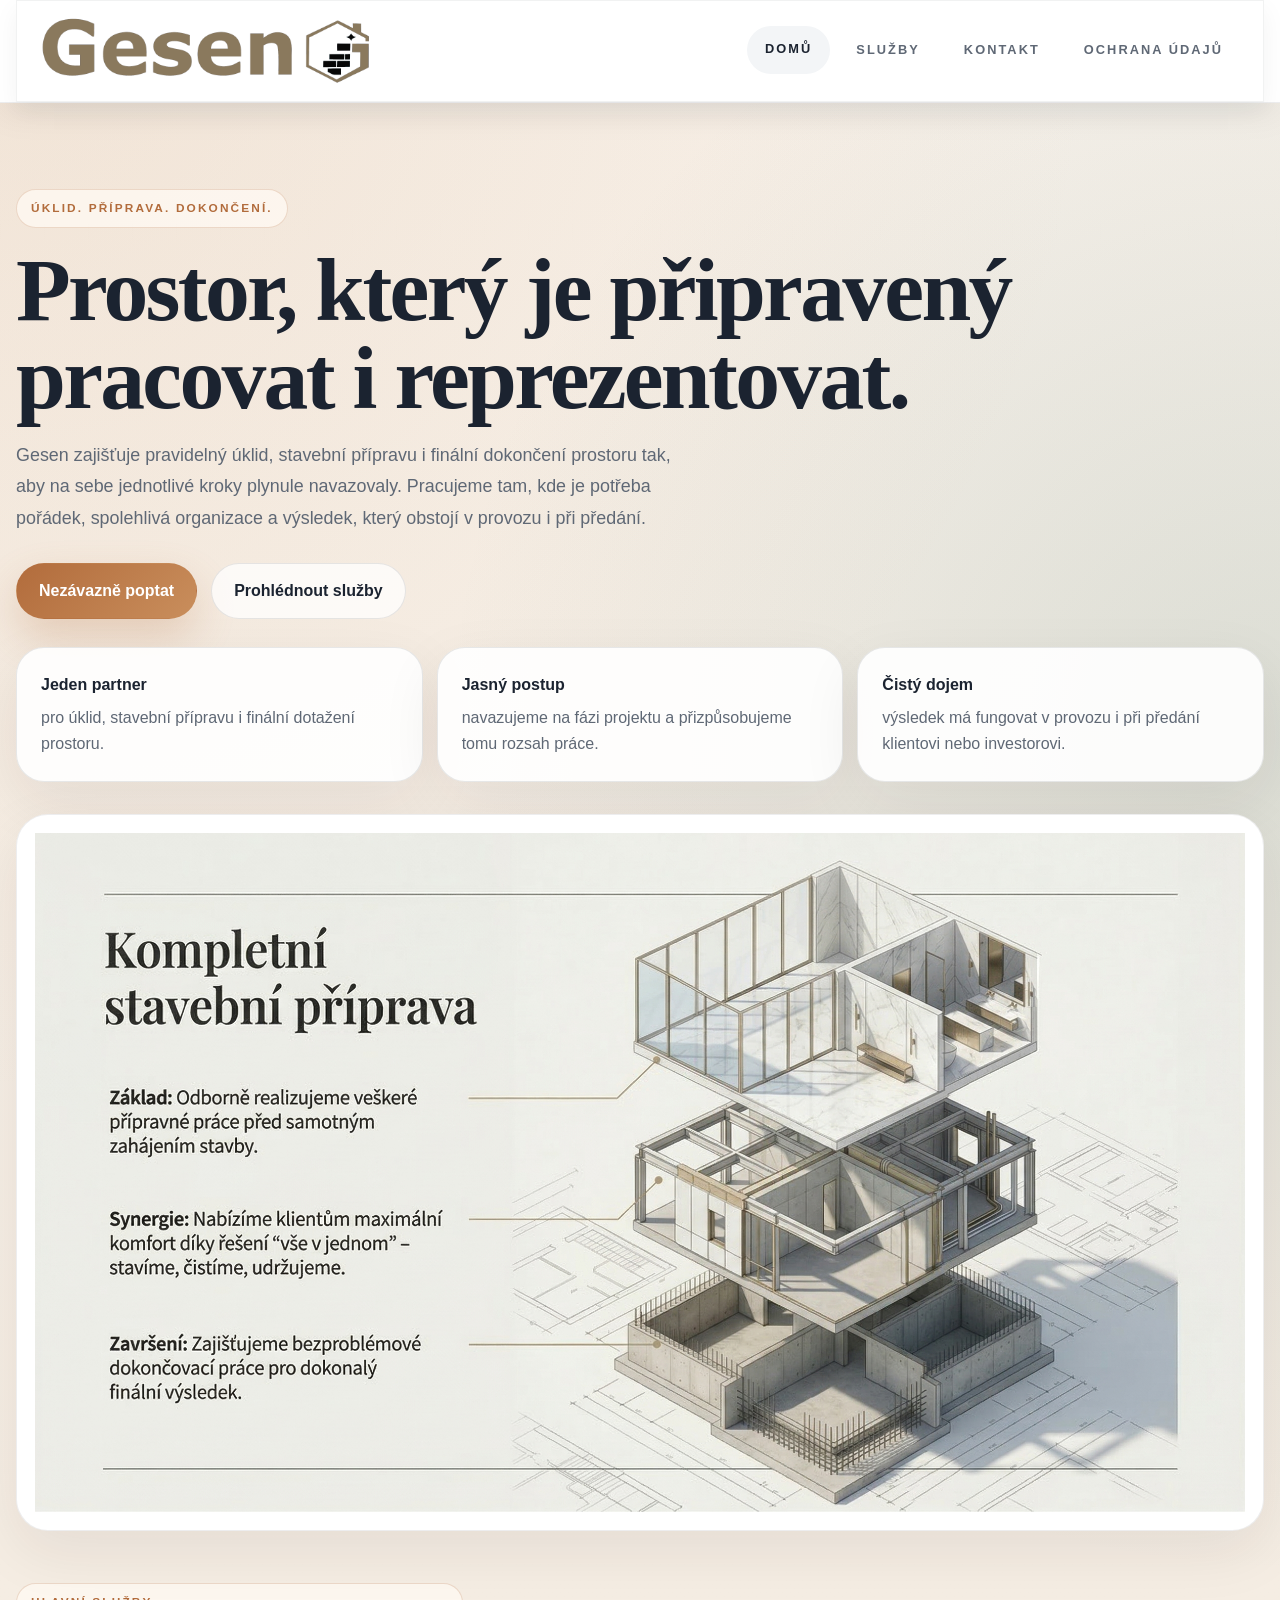
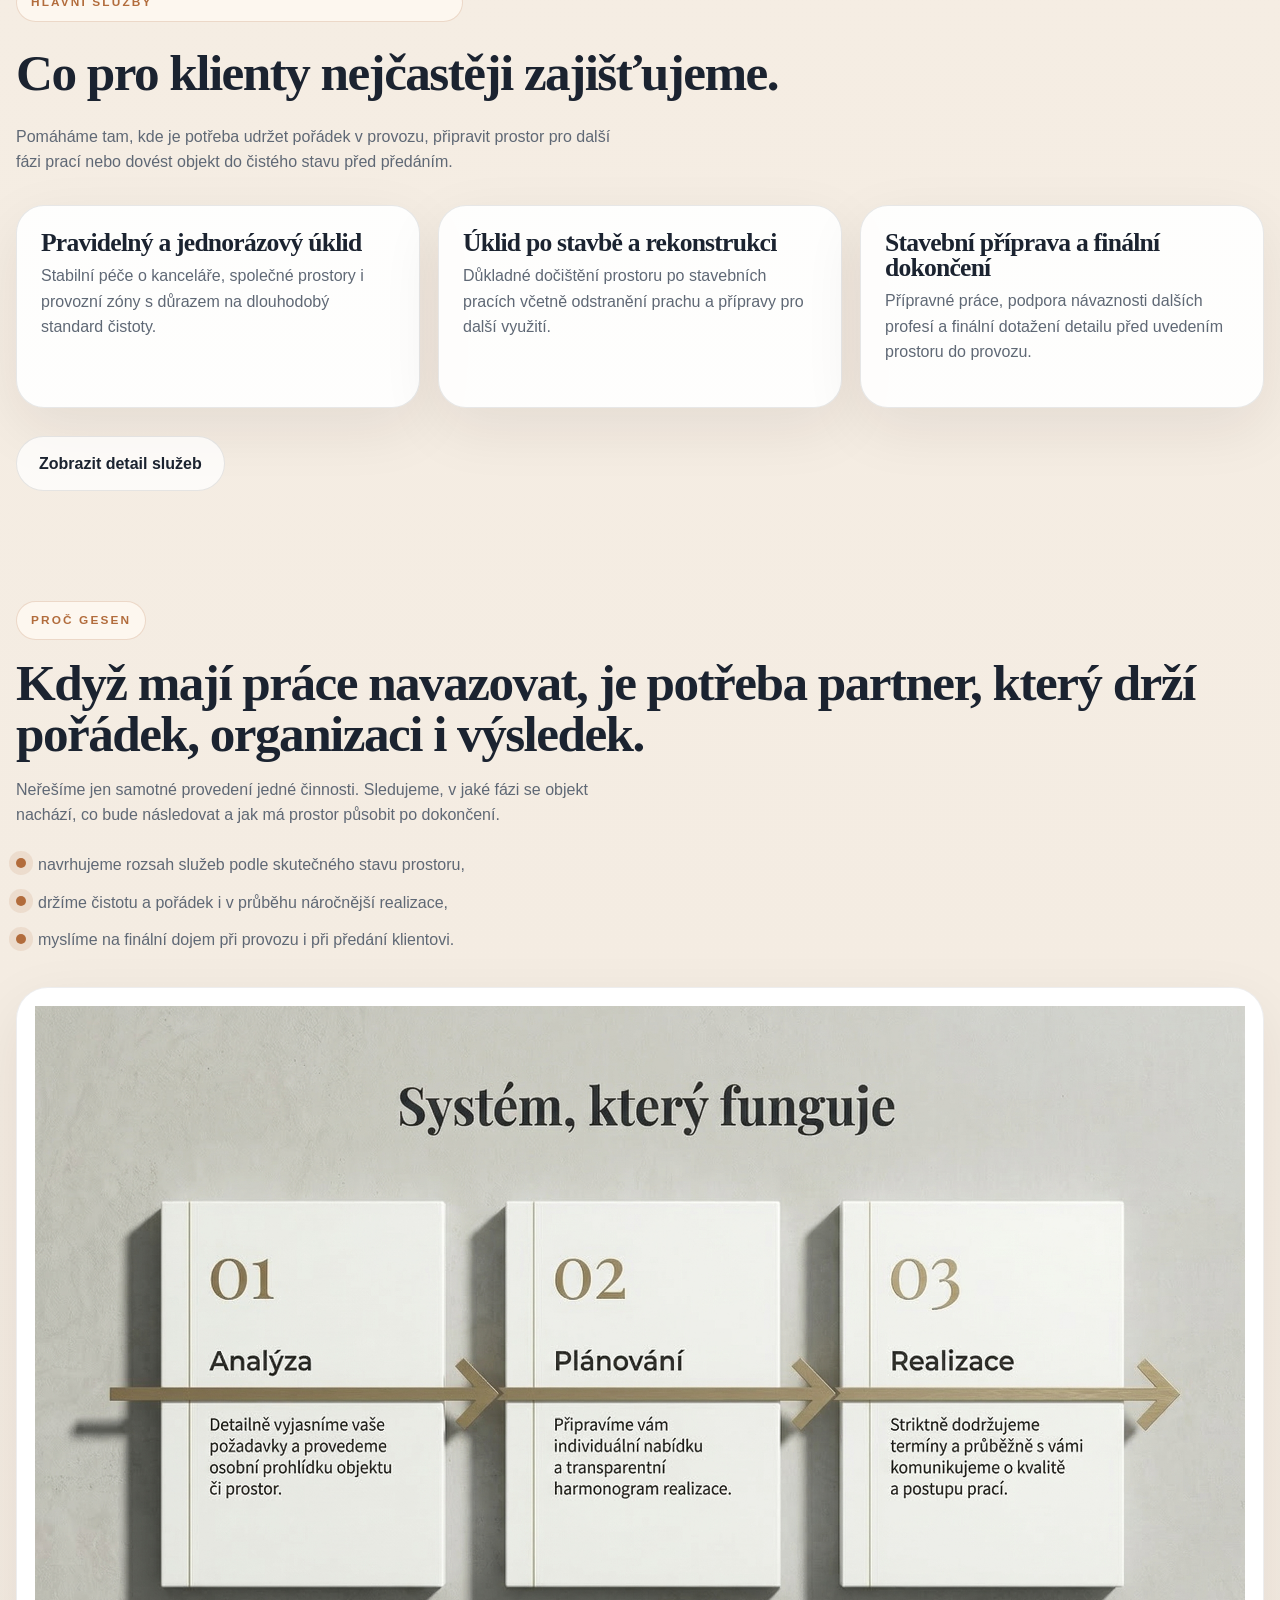
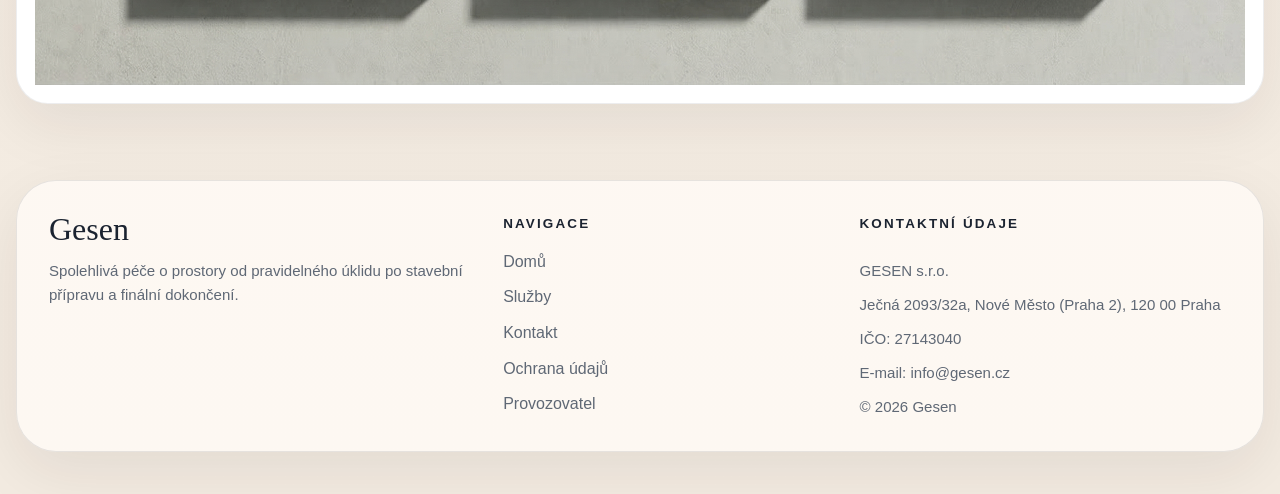
<file: index.html>
<!doctype html>
<html lang="cs" class="no-js">
<head>
  <meta charset="UTF-8">
  <meta name="viewport" content="width=device-width, initial-scale=1, viewport-fit=cover">
  <meta name="theme-color" content="#ffffff">
  <meta name="color-scheme" content="light">
  <meta name="mobile-web-app-capable" content="yes">
  <meta name="apple-mobile-web-app-capable" content="yes">
  <meta name="apple-mobile-web-app-status-bar-style" content="default">
  <meta name="apple-mobile-web-app-title" content="Gesen">
  <meta name="application-name" content="Gesen">
  <meta name="msapplication-TileColor" content="#f5ede3">
  <meta name="robots" content="index,follow,max-image-preview:large">
  <script>document.documentElement.classList.remove('no-js');document.documentElement.classList.add('js');</script>
  <title>Gesen | Úklid, příprava stavby a finální dokončení prostoru</title>
  <meta name="description" content="Gesen propojuje úklidové služby, stavební přípravu a finální dokončení prostoru do jednoho koordinovaného procesu.">
  <meta property="og:type" content="website">
  <meta property="og:locale" content="cs_CZ">
  <meta property="og:site_name" content="Gesen">
  <meta property="og:url" content="https://www.gesen.cz/">
  <meta property="og:title" content="Gesen | Úklid, příprava stavby a finální dokončení prostoru">
  <meta property="og:description" content="Čistý výsledek od provozního úklidu po finální předání prostoru.">
  <meta property="og:image" content="https://www.gesen.cz/assets/media/construction-prep-overview.png">
  <meta property="og:image:alt" content="Kompletní stavební příprava Gesen">
  <meta name="twitter:card" content="summary_large_image">
  <meta name="twitter:title" content="Gesen | Úklid, příprava stavby a finální dokončení prostoru">
  <meta name="twitter:description" content="Čistý výsledek od provozního úklidu po finální předání prostoru.">
  <meta name="twitter:image" content="https://www.gesen.cz/assets/media/construction-prep-overview.png">
  <link rel="canonical" href="https://www.gesen.cz/">
  <link rel="icon" type="image/png" sizes="192x192" href="assets/icons/app-icon-192.png">
  <link rel="icon" type="image/png" sizes="512x512" href="assets/icons/app-icon-512.png">
  <link rel="apple-touch-icon" sizes="180x180" href="assets/icons/apple-touch-icon.png">
  <link rel="manifest" href="site.webmanifest">
  <link rel="stylesheet" href="css/style.css">
  <link rel="stylesheet" href="css/theme.css">
</head>
<body>
  <header class="site-header">
    <div class="container header-inner">
      <a class="brand" href="index.html">
        <img class="brand-logo" src="Logo/Logo-Final.png" alt="Gesen" width="1928" height="416" decoding="async" onerror="this.onerror=null; this.style.display='none'; this.nextElementSibling.style.display='inline';">
        <span class="brand-text">Gesen</span>
      </a>
      <button class="nav-toggle" aria-label="Menu" aria-controls="site-navigation" aria-expanded="false" type="button">Menu</button>
      <nav id="site-navigation" class="site-nav" aria-label="Hlavní navigace">
        <ul>
          <li><a href="index.html" class="nav-link active">Domů</a></li>
          <li><a href="services.html" class="nav-link">Služby</a></li>
          <li><a href="contact.html" class="nav-link">Kontakt</a></li>
          <li><a href="privacy.html" class="nav-link">Ochrana údajů</a></li>
        </ul>
      </nav>
    </div>
  </header>

  <main>
    <section class="page-hero">
      <div class="container hero-grid">
        <div class="hero-copy">
          <p class="eyebrow">Úklid. Příprava. Dokončení.</p>
          <h1>Prostor, který je připravený pracovat i reprezentovat.</h1>
          <p class="hero-lead">Gesen zajišťuje pravidelný úklid, stavební přípravu i finální dokončení prostoru tak, aby na sebe jednotlivé kroky plynule navazovaly. Pracujeme tam, kde je potřeba pořádek, spolehlivá organizace a výsledek, který obstojí v provozu i při předání.</p>
          <div class="hero-actions">
            <a href="contact.html#contact-form" class="btn btn-primary">Nezávazně poptat</a>
            <a href="services.html" class="btn btn-secondary">Prohlédnout služby</a>
          </div>
          <div class="hero-metrics">
            <article class="metric-card">
              <strong>Jeden partner</strong>
              <span>pro úklid, stavební přípravu i finální dotažení prostoru.</span>
            </article>
            <article class="metric-card">
              <strong>Jasný postup</strong>
              <span>navazujeme na fázi projektu a přizpůsobujeme tomu rozsah práce.</span>
            </article>
            <article class="metric-card">
              <strong>Čistý dojem</strong>
              <span>výsledek má fungovat v provozu i při předání klientovi nebo investorovi.</span>
            </article>
          </div>
        </div>

        <div class="hero-visual hero-visual-single">
          <figure class="media-frame media-frame-portrait">
            <img src="assets/media/construction-prep-overview.png" alt="Kompletní stavební příprava" width="2393" height="1343" decoding="async" fetchpriority="high">
          </figure>
        </div>
      </div>
    </section>

    <section class="section section-compact">
      <div class="container">
        <div class="section-header">
          <p class="section-kicker">Hlavní služby</p>
          <h2>Co pro klienty nejčastěji zajišťujeme.</h2>
          <p>Pomáháme tam, kde je potřeba udržet pořádek v provozu, připravit prostor pro další fázi prací nebo dovést objekt do čistého stavu před předáním.</p>
        </div>
        <div class="overview-grid">
          <article class="overview-card">
            <h3>Pravidelný a jednorázový úklid</h3>
            <p>Stabilní péče o kanceláře, společné prostory i provozní zóny s důrazem na dlouhodobý standard čistoty.</p>
          </article>
          <article class="overview-card">
            <h3>Úklid po stavbě a rekonstrukci</h3>
            <p>Důkladné dočištění prostoru po stavebních pracích včetně odstranění prachu a přípravy pro další využití.</p>
          </article>
          <article class="overview-card">
            <h3>Stavební příprava a finální dokončení</h3>
            <p>Přípravné práce, podpora návaznosti dalších profesí a finální dotažení detailu před uvedením prostoru do provozu.</p>
          </article>
        </div>
        <div class="hero-actions">
          <a href="services.html" class="btn btn-secondary">Zobrazit detail služeb</a>
        </div>
      </div>
    </section>

    <section class="section">
      <div class="container story-block">
        <div class="story-copy">
          <p class="section-kicker">Proč Gesen</p>
          <h2>Když mají práce navazovat, je potřeba partner, který drží pořádek, organizaci i výsledek.</h2>
          <p>Neřešíme jen samotné provedení jedné činnosti. Sledujeme, v jaké fázi se objekt nachází, co bude následovat a jak má prostor působit po dokončení.</p>
          <ul class="bullet-list">
            <li>navrhujeme rozsah služeb podle skutečného stavu prostoru,</li>
            <li>držíme čistotu a pořádek i v průběhu náročnější realizace,</li>
            <li>myslíme na finální dojem při provozu i při předání klientovi.</li>
          </ul>
        </div>
        <figure class="media-frame">
          <img src="assets/media/system-that-works.png" alt="Systém, který funguje" width="2391" height="1343" loading="lazy" decoding="async">
        </figure>
      </div>
    </section>

  </main>

  <footer class="site-footer">
    <div class="container footer-grid">
      <div>
        <div class="footer-brand">Gesen</div>
        <p class="footer-meta">Spolehlivá péče o prostory od pravidelného úklidu po stavební přípravu a finální dokončení.</p>
      </div>
      <div>
        <span class="footer-title">Navigace</span>
        <ul class="footer-links">
          <li><a class="footer-link" href="index.html">Domů</a></li>
          <li><a class="footer-link" href="services.html">Služby</a></li>
          <li><a class="footer-link" href="contact.html">Kontakt</a></li>
          <li><a class="footer-link" href="privacy.html">Ochrana údajů</a></li>
          <li><a class="footer-link" href="impressum.html">Provozovatel</a></li>
        </ul>
      </div>
      <div class="footer-list">
        <span class="footer-title">Kontaktní údaje</span>
        <div class="footer-meta">GESEN s.r.o.</div>
        <div class="footer-meta">Ječná 2093/32a, Nové Město (Praha 2), 120 00 Praha</div>
        <div class="footer-meta">IČO: 27143040</div>
        <div class="footer-meta">E-mail: info@gesen.cz</div>
        <div class="footer-meta">© 2026 Gesen</div>
      </div>
    </div>
  </footer>

  <script src="js/main.js"></script>
</body>
</html>
</file>
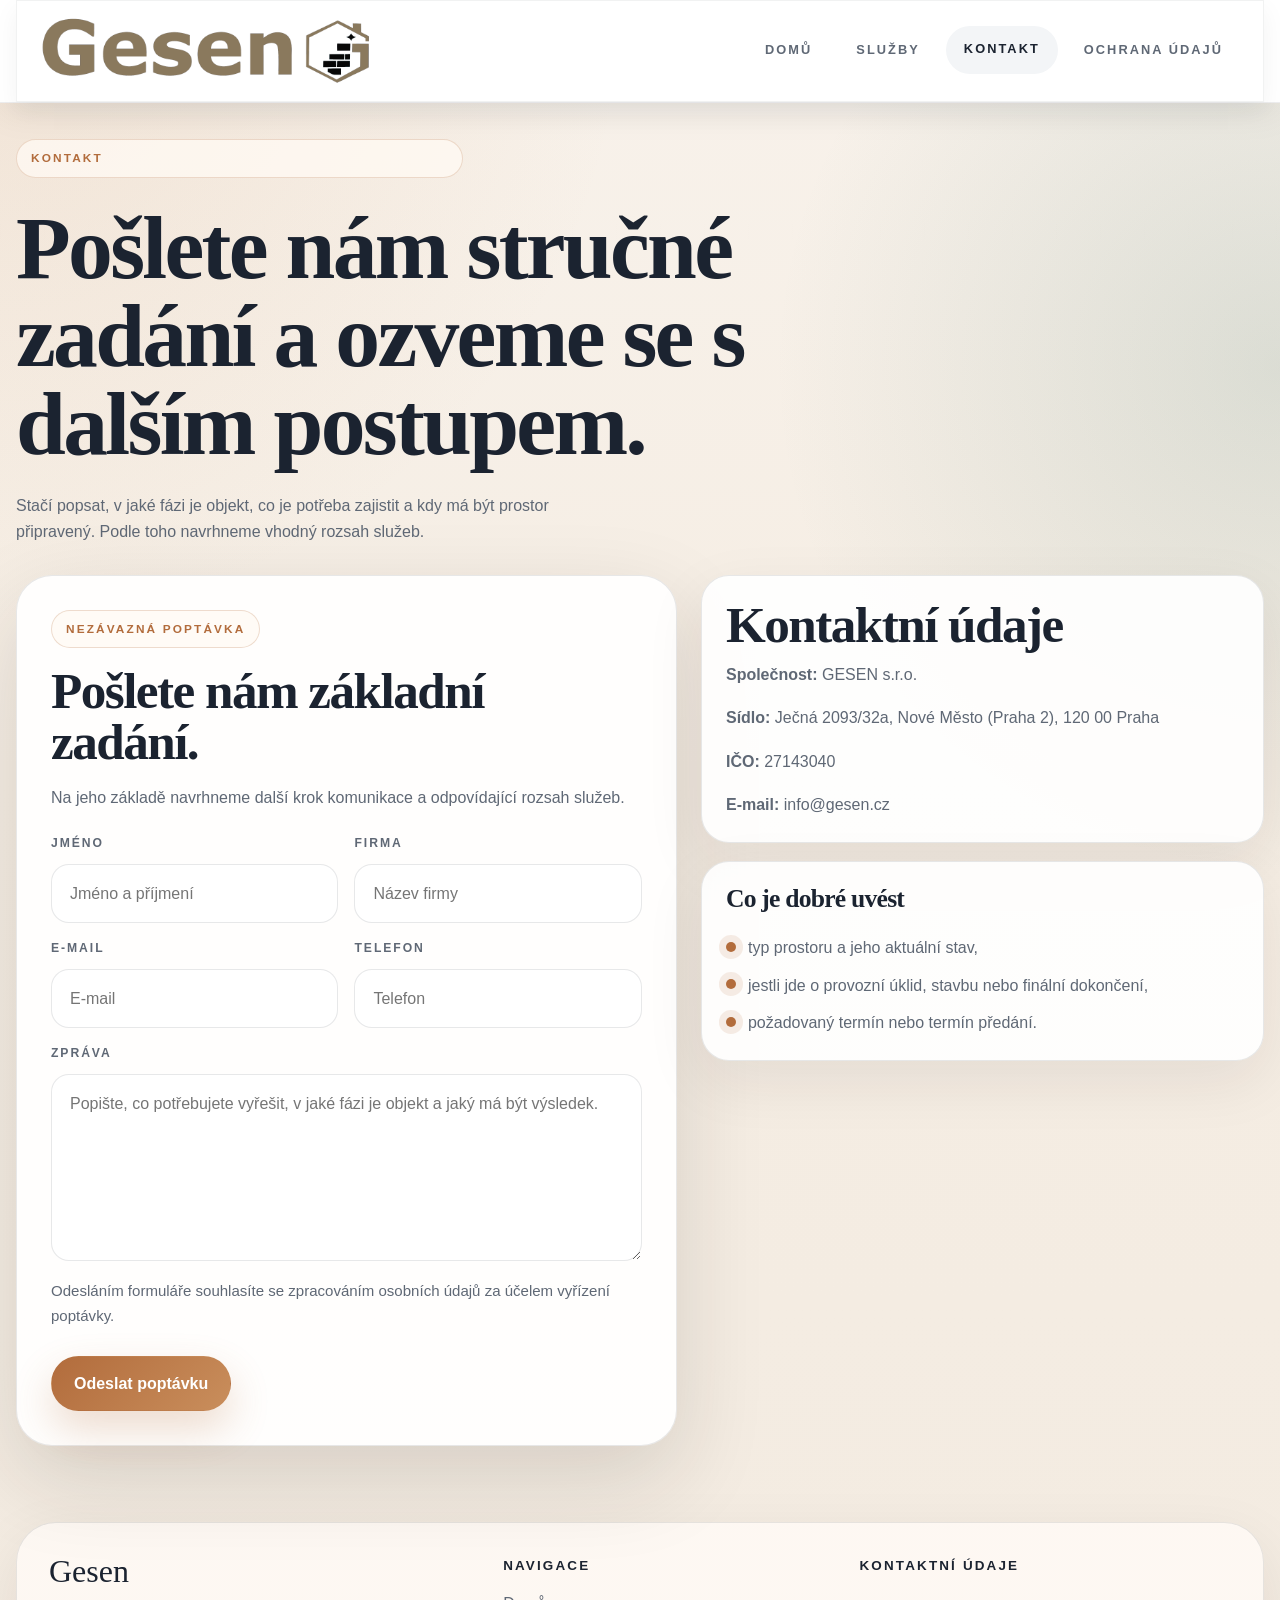
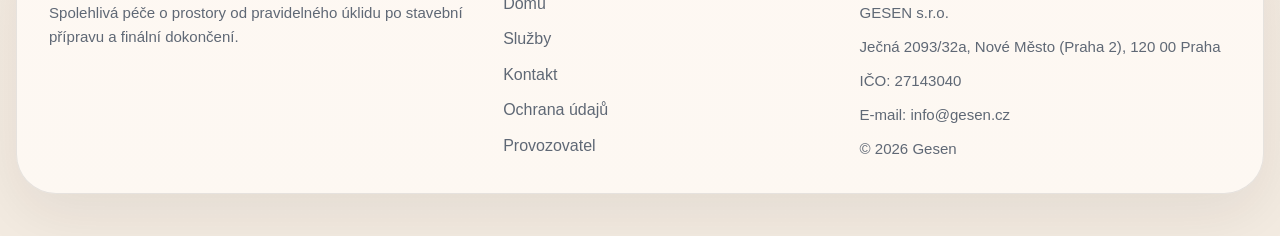
<file: contact.html>
<!doctype html>
<html lang="cs" class="no-js">
<head>
  <meta charset="UTF-8">
  <meta name="viewport" content="width=device-width, initial-scale=1, viewport-fit=cover">
  <meta name="theme-color" content="#ffffff">
  <meta name="color-scheme" content="light">
  <meta name="mobile-web-app-capable" content="yes">
  <meta name="apple-mobile-web-app-capable" content="yes">
  <meta name="apple-mobile-web-app-status-bar-style" content="default">
  <meta name="apple-mobile-web-app-title" content="Gesen">
  <meta name="application-name" content="Gesen">
  <meta name="msapplication-TileColor" content="#f5ede3">
  <meta name="robots" content="index,follow,max-image-preview:large">
  <script>document.documentElement.classList.remove('no-js');document.documentElement.classList.add('js');</script>
  <title>Kontakt | Gesen</title>
  <meta name="description" content="Kontaktujte Gesen s poptávkou na úklid, stavební přípravu nebo finální dokončení prostoru.">
  <meta property="og:type" content="website">
  <meta property="og:locale" content="cs_CZ">
  <meta property="og:site_name" content="Gesen">
  <meta property="og:url" content="https://www.gesen.cz/contact.html">
  <meta property="og:title" content="Kontakt | Gesen">
  <meta property="og:description" content="Napište nám, v jaké fázi je váš prostor a jaký výsledek potřebujete.">
  <meta property="og:image" content="https://www.gesen.cz/assets/media/service-proof.png">
  <meta property="og:image:alt" content="Důkaz místo slibu Gesen">
  <meta name="twitter:card" content="summary_large_image">
  <meta name="twitter:title" content="Kontakt | Gesen">
  <meta name="twitter:description" content="Napište nám, v jaké fázi je váš prostor a jaký výsledek potřebujete.">
  <meta name="twitter:image" content="https://www.gesen.cz/assets/media/service-proof.png">
  <link rel="canonical" href="https://www.gesen.cz/contact.html">
  <link rel="icon" type="image/png" sizes="192x192" href="assets/icons/app-icon-192.png">
  <link rel="icon" type="image/png" sizes="512x512" href="assets/icons/app-icon-512.png">
  <link rel="apple-touch-icon" sizes="180x180" href="assets/icons/apple-touch-icon.png">
  <link rel="manifest" href="site.webmanifest">
  <link rel="stylesheet" href="css/style.css">
  <link rel="stylesheet" href="css/theme.css">
</head>
<body>
  <header class="site-header">
    <div class="container header-inner">
      <a class="brand" href="index.html">
        <img class="brand-logo" src="Logo/Logo-Final.png" alt="Gesen" width="1928" height="416" decoding="async" onerror="this.onerror=null; this.style.display='none'; this.nextElementSibling.style.display='inline';">
        <span class="brand-text">Gesen</span>
      </a>
      <button class="nav-toggle" aria-label="Menu" aria-controls="site-navigation" aria-expanded="false" type="button">Menu</button>
      <nav id="site-navigation" class="site-nav" aria-label="Hlavní navigace">
        <ul>
          <li><a href="index.html" class="nav-link">Domů</a></li>
          <li><a href="services.html" class="nav-link">Služby</a></li>
          <li><a href="contact.html" class="nav-link active">Kontakt</a></li>
          <li><a href="privacy.html" class="nav-link">Ochrana údajů</a></li>
        </ul>
      </nav>
    </div>
  </header>

  <main>
    <section class="section section-compact">
      <div class="container">
        <div class="section-header section-header-slim">
          <p class="section-kicker">Kontakt</p>
          <h1>Pošlete nám stručné zadání a ozveme se s dalším postupem.</h1>
          <p>Stačí popsat, v jaké fázi je objekt, co je potřeba zajistit a kdy má být prostor připravený. Podle toho navrhneme vhodný rozsah služeb.</p>
        </div>

        <div class="contact-shell">
          <form id="contact-form" class="contact-form" action="mailto:info@gesen.cz" method="post" enctype="text/plain">
            <div class="form-intro">
              <p class="section-kicker">Nezávazná poptávka</p>
              <h2>Pošlete nám základní zadání.</h2>
              <p>Na jeho základě navrhneme další krok komunikace a odpovídající rozsah služeb.</p>
            </div>

            <div class="form-grid">
              <label class="field">
                <span>Jméno</span>
                <input type="text" name="name" class="input" placeholder="Jméno a příjmení" autocomplete="name" required>
              </label>
              <label class="field">
                <span>Firma</span>
                <input type="text" name="company" class="input" placeholder="Název firmy" autocomplete="organization">
              </label>
              <label class="field">
                <span>E-mail</span>
                <input type="email" name="email" class="input" placeholder="E-mail" autocomplete="email" inputmode="email" autocapitalize="off" spellcheck="false" required>
              </label>
              <label class="field">
                <span>Telefon</span>
                <input type="tel" name="phone" class="input" placeholder="Telefon" autocomplete="tel" inputmode="tel">
              </label>
              <label class="field field-wide">
                <span>Zpráva</span>
                <textarea name="message" class="input" rows="6" placeholder="Popište, co potřebujete vyřešit, v jaké fázi je objekt a jaký má být výsledek." required></textarea>
              </label>
            </div>

            <p class="form-note">Odesláním formuláře souhlasíte se zpracováním osobních údajů za účelem vyřízení poptávky.</p>
            <div class="hero-actions">
              <button type="submit" class="btn btn-primary">Odeslat poptávku</button>
            </div>
          </form>

          <div class="contact-aside">
            <article class="contact-card">
              <h2>Kontaktní údaje</h2>
              <p><strong>Společnost:</strong> GESEN s.r.o.</p>
              <p><strong>Sídlo:</strong> Ječná 2093/32a, Nové Město (Praha 2), 120 00 Praha</p>
              <p><strong>IČO:</strong> 27143040</p>
              <p><strong>E-mail:</strong> info@gesen.cz</p>
            </article>

            <article class="contact-card">
              <h3>Co je dobré uvést</h3>
              <ul class="bullet-list">
                <li>typ prostoru a jeho aktuální stav,</li>
                <li>jestli jde o provozní úklid, stavbu nebo finální dokončení,</li>
                <li>požadovaný termín nebo termín předání.</li>
              </ul>
            </article>
          </div>
        </div>
      </div>
    </section>
  </main>

  <footer class="site-footer">
    <div class="container footer-grid">
      <div>
        <div class="footer-brand">Gesen</div>
        <p class="footer-meta">Spolehlivá péče o prostory od pravidelného úklidu po stavební přípravu a finální dokončení.</p>
      </div>
      <div>
        <span class="footer-title">Navigace</span>
        <ul class="footer-links">
          <li><a class="footer-link" href="index.html">Domů</a></li>
          <li><a class="footer-link" href="services.html">Služby</a></li>
          <li><a class="footer-link" href="contact.html">Kontakt</a></li>
          <li><a class="footer-link" href="privacy.html">Ochrana údajů</a></li>
          <li><a class="footer-link" href="impressum.html">Provozovatel</a></li>
        </ul>
      </div>
      <div class="footer-list">
        <span class="footer-title">Kontaktní údaje</span>
        <div class="footer-meta">GESEN s.r.o.</div>
        <div class="footer-meta">Ječná 2093/32a, Nové Město (Praha 2), 120 00 Praha</div>
        <div class="footer-meta">IČO: 27143040</div>
        <div class="footer-meta">E-mail: info@gesen.cz</div>
        <div class="footer-meta">© 2026 Gesen</div>
      </div>
    </div>
  </footer>

  <script src="js/main.js"></script>
</body>
</html>
</file>
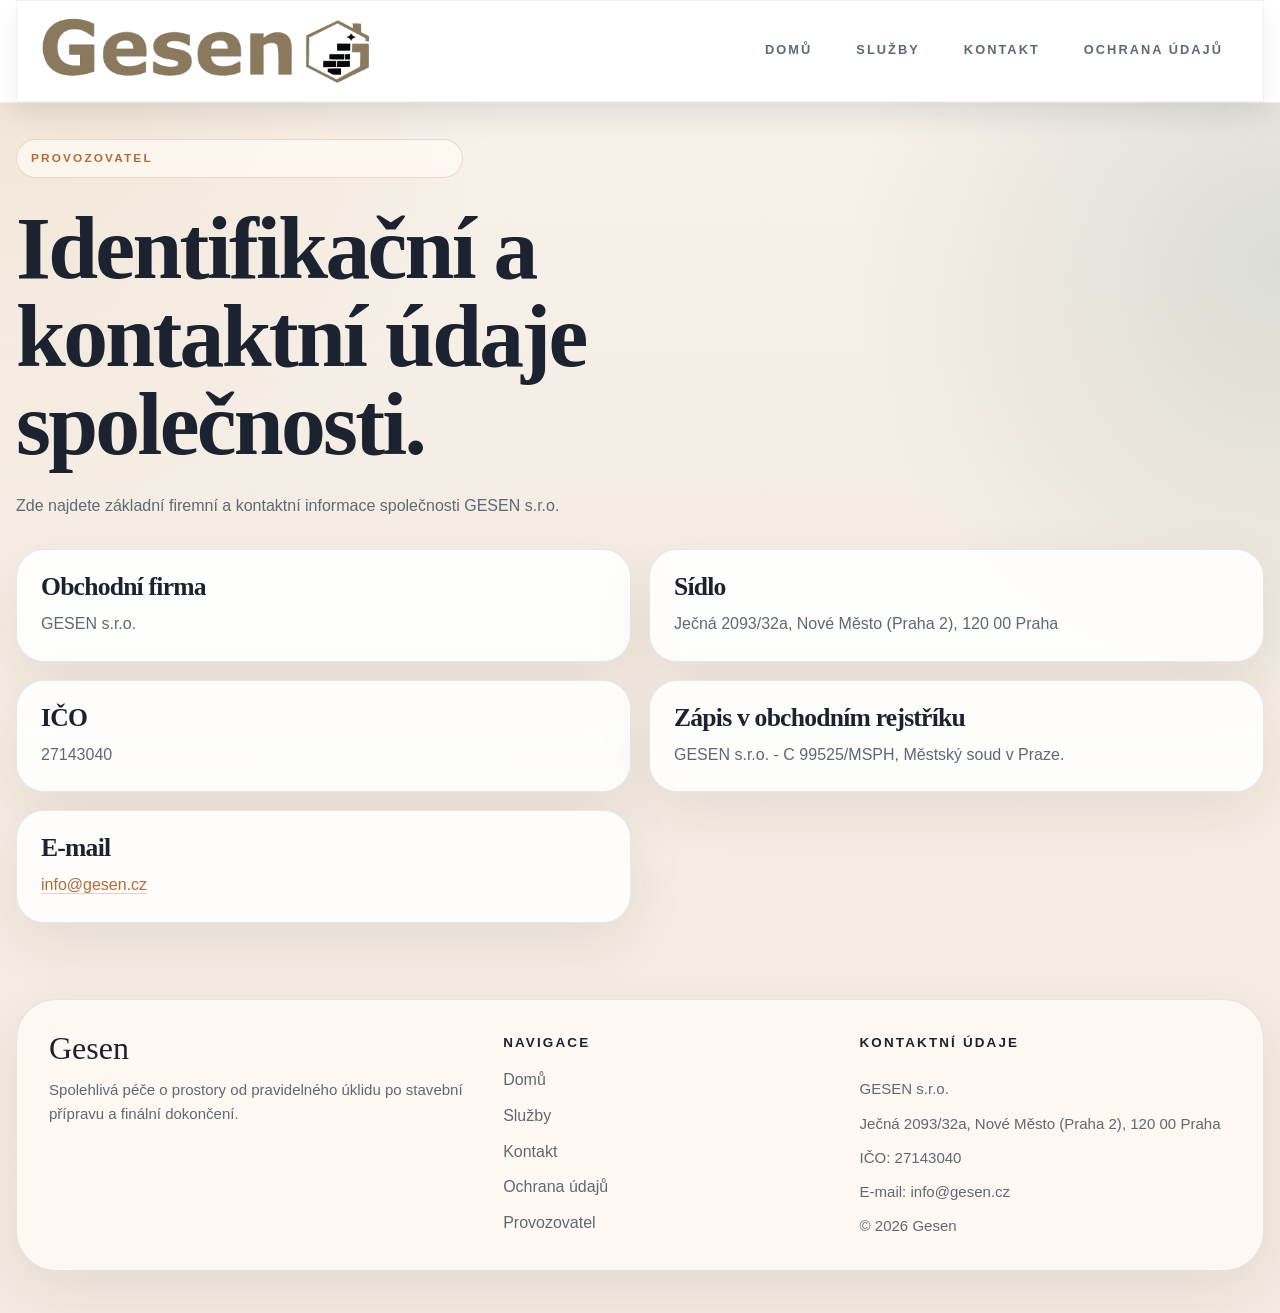
<file: impressum.html>
<!doctype html>
<html lang="cs" class="no-js">
<head>
  <meta charset="UTF-8">
  <meta name="viewport" content="width=device-width, initial-scale=1, viewport-fit=cover">
  <meta name="theme-color" content="#ffffff">
  <meta name="color-scheme" content="light">
  <meta name="mobile-web-app-capable" content="yes">
  <meta name="apple-mobile-web-app-capable" content="yes">
  <meta name="apple-mobile-web-app-status-bar-style" content="default">
  <meta name="apple-mobile-web-app-title" content="Gesen">
  <meta name="application-name" content="Gesen">
  <meta name="msapplication-TileColor" content="#f5ede3">
  <meta name="robots" content="index,follow,max-image-preview:large">
  <script>document.documentElement.classList.remove('no-js');document.documentElement.classList.add('js');</script>
  <title>Provozovatel | Gesen</title>
  <meta name="description" content="Identifikační a kontaktní údaje společnosti GESEN s.r.o.">
  <meta property="og:type" content="website">
  <meta property="og:locale" content="cs_CZ">
  <meta property="og:site_name" content="Gesen">
  <meta property="og:url" content="https://www.gesen.cz/impressum.html">
  <meta property="og:title" content="Provozovatel | Gesen">
  <meta property="og:description" content="Základní identifikační a kontaktní údaje společnosti GESEN s.r.o.">
  <meta property="og:image" content="https://www.gesen.cz/assets/media/service-proof.png">
  <meta property="og:image:alt" content="Důkaz místo slibu Gesen">
  <meta name="twitter:card" content="summary_large_image">
  <meta name="twitter:title" content="Provozovatel | Gesen">
  <meta name="twitter:description" content="Základní identifikační a kontaktní údaje společnosti GESEN s.r.o.">
  <meta name="twitter:image" content="https://www.gesen.cz/assets/media/service-proof.png">
  <link rel="canonical" href="https://www.gesen.cz/impressum.html">
  <link rel="icon" type="image/png" sizes="192x192" href="assets/icons/app-icon-192.png">
  <link rel="icon" type="image/png" sizes="512x512" href="assets/icons/app-icon-512.png">
  <link rel="apple-touch-icon" sizes="180x180" href="assets/icons/apple-touch-icon.png">
  <link rel="manifest" href="site.webmanifest">
  <link rel="stylesheet" href="css/style.css">
  <link rel="stylesheet" href="css/theme.css">
</head>
<body>
  <header class="site-header">
    <div class="container header-inner">
      <a class="brand" href="index.html">
        <img class="brand-logo" src="Logo/Logo-Final.png" alt="Gesen" width="1928" height="416" decoding="async" onerror="this.onerror=null; this.style.display='none'; this.nextElementSibling.style.display='inline';">
        <span class="brand-text">Gesen</span>
      </a>
      <button class="nav-toggle" aria-label="Menu" aria-controls="site-navigation" aria-expanded="false" type="button">Menu</button>
      <nav id="site-navigation" class="site-nav" aria-label="Hlavní navigace">
        <ul>
          <li><a href="index.html" class="nav-link">Domů</a></li>
          <li><a href="services.html" class="nav-link">Služby</a></li>
          <li><a href="contact.html" class="nav-link">Kontakt</a></li>
          <li><a href="privacy.html" class="nav-link">Ochrana údajů</a></li>
        </ul>
      </nav>
    </div>
  </header>

  <main>
    <section class="section section-compact">
      <div class="container">
        <div class="section-header section-header-slim">
          <p class="section-kicker">Provozovatel</p>
          <h1>Identifikační a kontaktní údaje společnosti.</h1>
          <p>Zde najdete základní firemní a kontaktní informace společnosti GESEN s.r.o.</p>
        </div>

        <div class="identity-grid">
          <article class="identity-card">
            <h3>Obchodní firma</h3>
            <p>GESEN s.r.o.</p>
          </article>
          <article class="identity-card">
            <h3>Sídlo</h3>
            <p>Ječná 2093/32a, Nové Město (Praha 2), 120 00 Praha</p>
          </article>
          <article class="identity-card">
            <h3>IČO</h3>
            <p>27143040</p>
          </article>
          <article class="identity-card">
            <h3>Zápis v obchodním rejstříku</h3>
            <p>GESEN s.r.o. - C 99525/MSPH, Městský soud v Praze.</p>
          </article>
          <article class="identity-card">
            <h3>E-mail</h3>
            <p><a href="mailto:info@gesen.cz">info@gesen.cz</a></p>
          </article>
        </div>
      </div>
    </section>
  </main>

  <footer class="site-footer">
    <div class="container footer-grid">
      <div>
        <div class="footer-brand">Gesen</div>
        <p class="footer-meta">Spolehlivá péče o prostory od pravidelného úklidu po stavební přípravu a finální dokončení.</p>
      </div>
      <div>
        <span class="footer-title">Navigace</span>
        <ul class="footer-links">
          <li><a class="footer-link" href="index.html">Domů</a></li>
          <li><a class="footer-link" href="services.html">Služby</a></li>
          <li><a class="footer-link" href="contact.html">Kontakt</a></li>
          <li><a class="footer-link" href="privacy.html">Ochrana údajů</a></li>
          <li><a class="footer-link" href="impressum.html">Provozovatel</a></li>
        </ul>
      </div>
      <div class="footer-list">
        <span class="footer-title">Kontaktní údaje</span>
        <div class="footer-meta">GESEN s.r.o.</div>
        <div class="footer-meta">Ječná 2093/32a, Nové Město (Praha 2), 120 00 Praha</div>
        <div class="footer-meta">IČO: 27143040</div>
        <div class="footer-meta">E-mail: info@gesen.cz</div>
        <div class="footer-meta">© 2026 Gesen</div>
      </div>
    </div>
  </footer>

  <script src="js/main.js"></script>
</body>
</html>
</file>
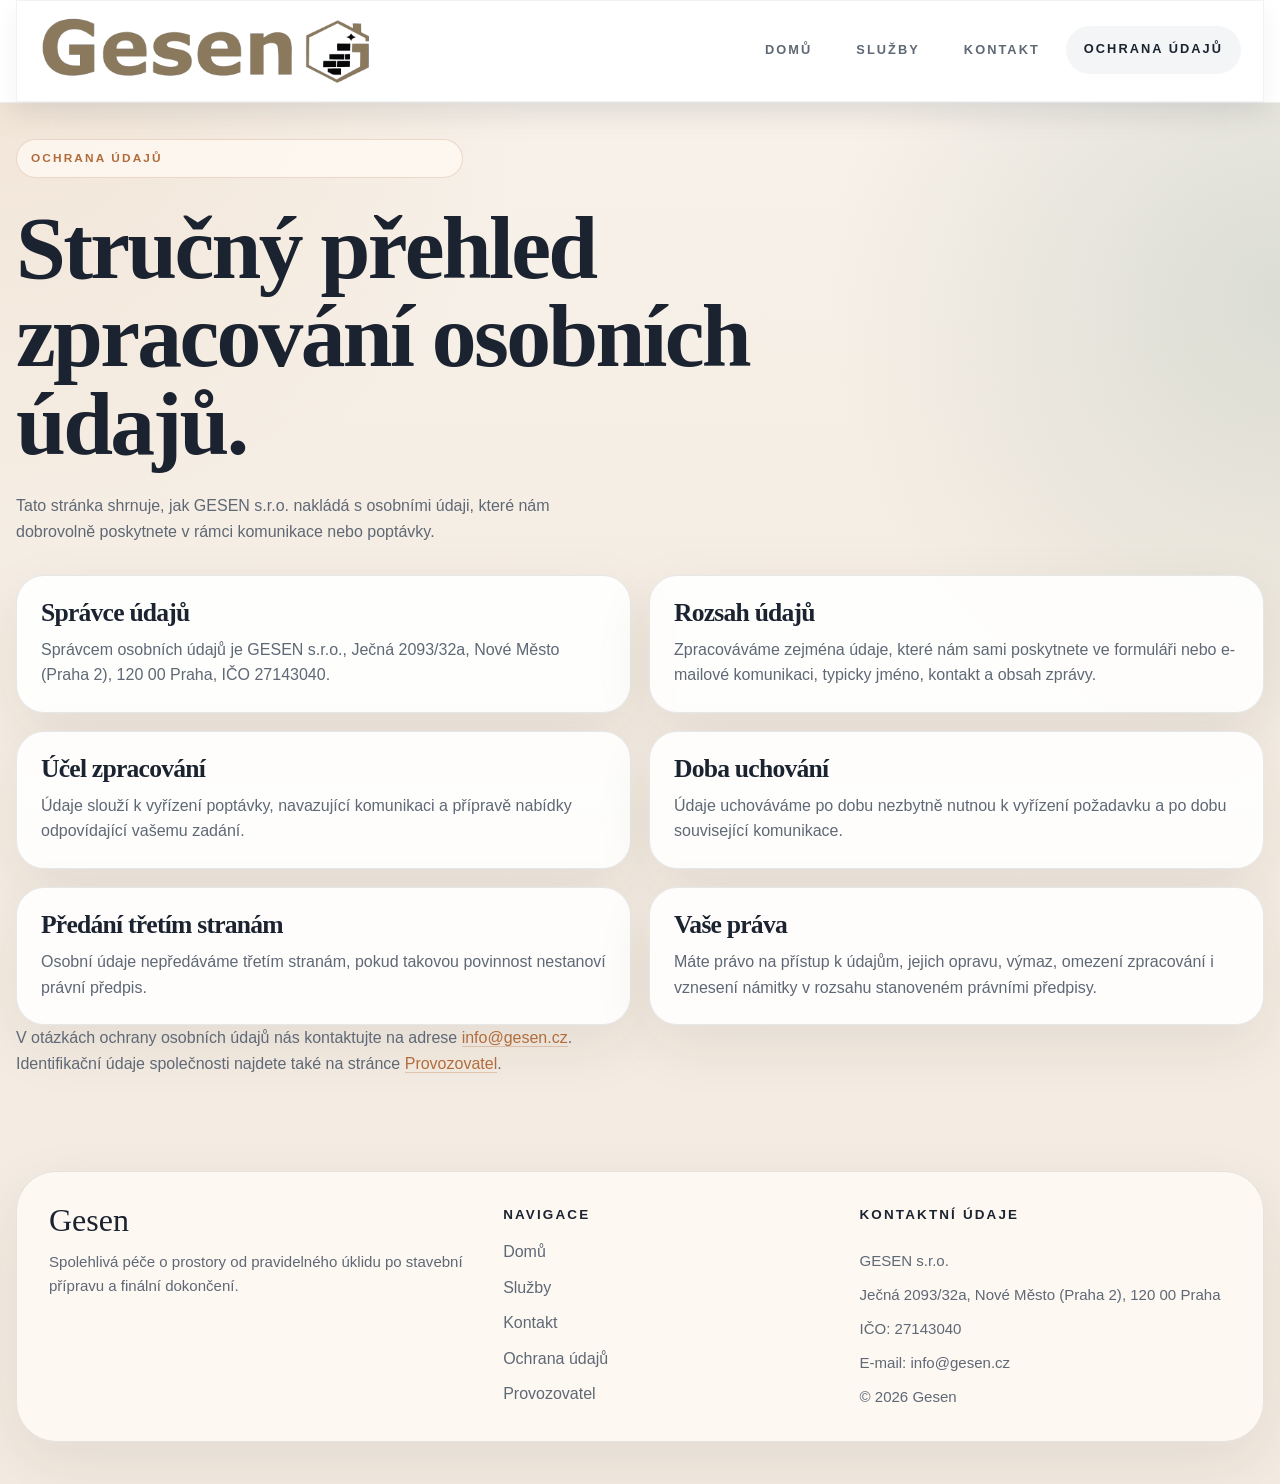
<file: privacy.html>
<!doctype html>
<html lang="cs" class="no-js">
<head>
  <meta charset="UTF-8">
  <meta name="viewport" content="width=device-width, initial-scale=1, viewport-fit=cover">
  <meta name="theme-color" content="#ffffff">
  <meta name="color-scheme" content="light">
  <meta name="mobile-web-app-capable" content="yes">
  <meta name="apple-mobile-web-app-capable" content="yes">
  <meta name="apple-mobile-web-app-status-bar-style" content="default">
  <meta name="apple-mobile-web-app-title" content="Gesen">
  <meta name="application-name" content="Gesen">
  <meta name="msapplication-TileColor" content="#f5ede3">
  <meta name="robots" content="index,follow,max-image-preview:large">
  <script>document.documentElement.classList.remove('no-js');document.documentElement.classList.add('js');</script>
  <title>Ochrana osobních údajů | Gesen</title>
  <meta name="description" content="Přehled zásad ochrany osobních údajů společnosti GESEN s.r.o.">
  <meta property="og:type" content="website">
  <meta property="og:locale" content="cs_CZ">
  <meta property="og:site_name" content="Gesen">
  <meta property="og:url" content="https://www.gesen.cz/privacy.html">
  <meta property="og:title" content="Ochrana osobních údajů | Gesen">
  <meta property="og:description" content="Stručný přehled, jak Gesen zpracovává osobní údaje návštěvníků a klientů.">
  <meta property="og:image" content="https://www.gesen.cz/assets/media/service-proof.png">
  <meta property="og:image:alt" content="Důkaz místo slibu Gesen">
  <meta name="twitter:card" content="summary_large_image">
  <meta name="twitter:title" content="Ochrana osobních údajů | Gesen">
  <meta name="twitter:description" content="Stručný přehled, jak Gesen zpracovává osobní údaje návštěvníků a klientů.">
  <meta name="twitter:image" content="https://www.gesen.cz/assets/media/service-proof.png">
  <link rel="canonical" href="https://www.gesen.cz/privacy.html">
  <link rel="icon" type="image/png" sizes="192x192" href="assets/icons/app-icon-192.png">
  <link rel="icon" type="image/png" sizes="512x512" href="assets/icons/app-icon-512.png">
  <link rel="apple-touch-icon" sizes="180x180" href="assets/icons/apple-touch-icon.png">
  <link rel="manifest" href="site.webmanifest">
  <link rel="stylesheet" href="css/style.css">
  <link rel="stylesheet" href="css/theme.css">
</head>
<body>
  <header class="site-header">
    <div class="container header-inner">
      <a class="brand" href="index.html">
        <img class="brand-logo" src="Logo/Logo-Final.png" alt="Gesen" width="1928" height="416" decoding="async" onerror="this.onerror=null; this.style.display='none'; this.nextElementSibling.style.display='inline';">
        <span class="brand-text">Gesen</span>
      </a>
      <button class="nav-toggle" aria-label="Menu" aria-controls="site-navigation" aria-expanded="false" type="button">Menu</button>
      <nav id="site-navigation" class="site-nav" aria-label="Hlavní navigace">
        <ul>
          <li><a href="index.html" class="nav-link">Domů</a></li>
          <li><a href="services.html" class="nav-link">Služby</a></li>
          <li><a href="contact.html" class="nav-link">Kontakt</a></li>
          <li><a href="privacy.html" class="nav-link active">Ochrana údajů</a></li>
        </ul>
      </nav>
    </div>
  </header>

  <main>
    <section class="section section-compact">
      <div class="container">
        <div class="section-header section-header-slim">
          <p class="section-kicker">Ochrana údajů</p>
          <h1>Stručný přehled zpracování osobních údajů.</h1>
          <p>Tato stránka shrnuje, jak GESEN s.r.o. nakládá s osobními údaji, které nám dobrovolně poskytnete v rámci komunikace nebo poptávky.</p>
        </div>

        <div class="legal-grid">
          <article class="legal-card">
            <h3>Správce údajů</h3>
            <p>Správcem osobních údajů je GESEN s.r.o., Ječná 2093/32a, Nové Město (Praha 2), 120 00 Praha, IČO 27143040.</p>
          </article>
          <article class="legal-card">
            <h3>Rozsah údajů</h3>
            <p>Zpracováváme zejména údaje, které nám sami poskytnete ve formuláři nebo e-mailové komunikaci, typicky jméno, kontakt a obsah zprávy.</p>
          </article>
          <article class="legal-card">
            <h3>Účel zpracování</h3>
            <p>Údaje slouží k vyřízení poptávky, navazující komunikaci a přípravě nabídky odpovídající vašemu zadání.</p>
          </article>
          <article class="legal-card">
            <h3>Doba uchování</h3>
            <p>Údaje uchováváme po dobu nezbytně nutnou k vyřízení požadavku a po dobu související komunikace.</p>
          </article>
          <article class="legal-card">
            <h3>Předání třetím stranám</h3>
            <p>Osobní údaje nepředáváme třetím stranám, pokud takovou povinnost nestanoví právní předpis.</p>
          </article>
          <article class="legal-card">
            <h3>Vaše práva</h3>
            <p>Máte právo na přístup k údajům, jejich opravu, výmaz, omezení zpracování i vznesení námitky v rozsahu stanoveném právními předpisy.</p>
          </article>
        </div>

        <p>V otázkách ochrany osobních údajů nás kontaktujte na adrese <a href="mailto:info@gesen.cz">info@gesen.cz</a>. Identifikační údaje společnosti najdete také na stránce <a href="impressum.html">Provozovatel</a>.</p>
      </div>
    </section>
  </main>

  <footer class="site-footer">
    <div class="container footer-grid">
      <div>
        <div class="footer-brand">Gesen</div>
        <p class="footer-meta">Spolehlivá péče o prostory od pravidelného úklidu po stavební přípravu a finální dokončení.</p>
      </div>
      <div>
        <span class="footer-title">Navigace</span>
        <ul class="footer-links">
          <li><a class="footer-link" href="index.html">Domů</a></li>
          <li><a class="footer-link" href="services.html">Služby</a></li>
          <li><a class="footer-link" href="contact.html">Kontakt</a></li>
          <li><a class="footer-link" href="privacy.html">Ochrana údajů</a></li>
          <li><a class="footer-link" href="impressum.html">Provozovatel</a></li>
        </ul>
      </div>
      <div class="footer-list">
        <span class="footer-title">Kontaktní údaje</span>
        <div class="footer-meta">GESEN s.r.o.</div>
        <div class="footer-meta">Ječná 2093/32a, Nové Město (Praha 2), 120 00 Praha</div>
        <div class="footer-meta">IČO: 27143040</div>
        <div class="footer-meta">E-mail: info@gesen.cz</div>
        <div class="footer-meta">© 2026 Gesen</div>
      </div>
    </div>
  </footer>

  <script src="js/main.js"></script>
</body>
</html>
</file>
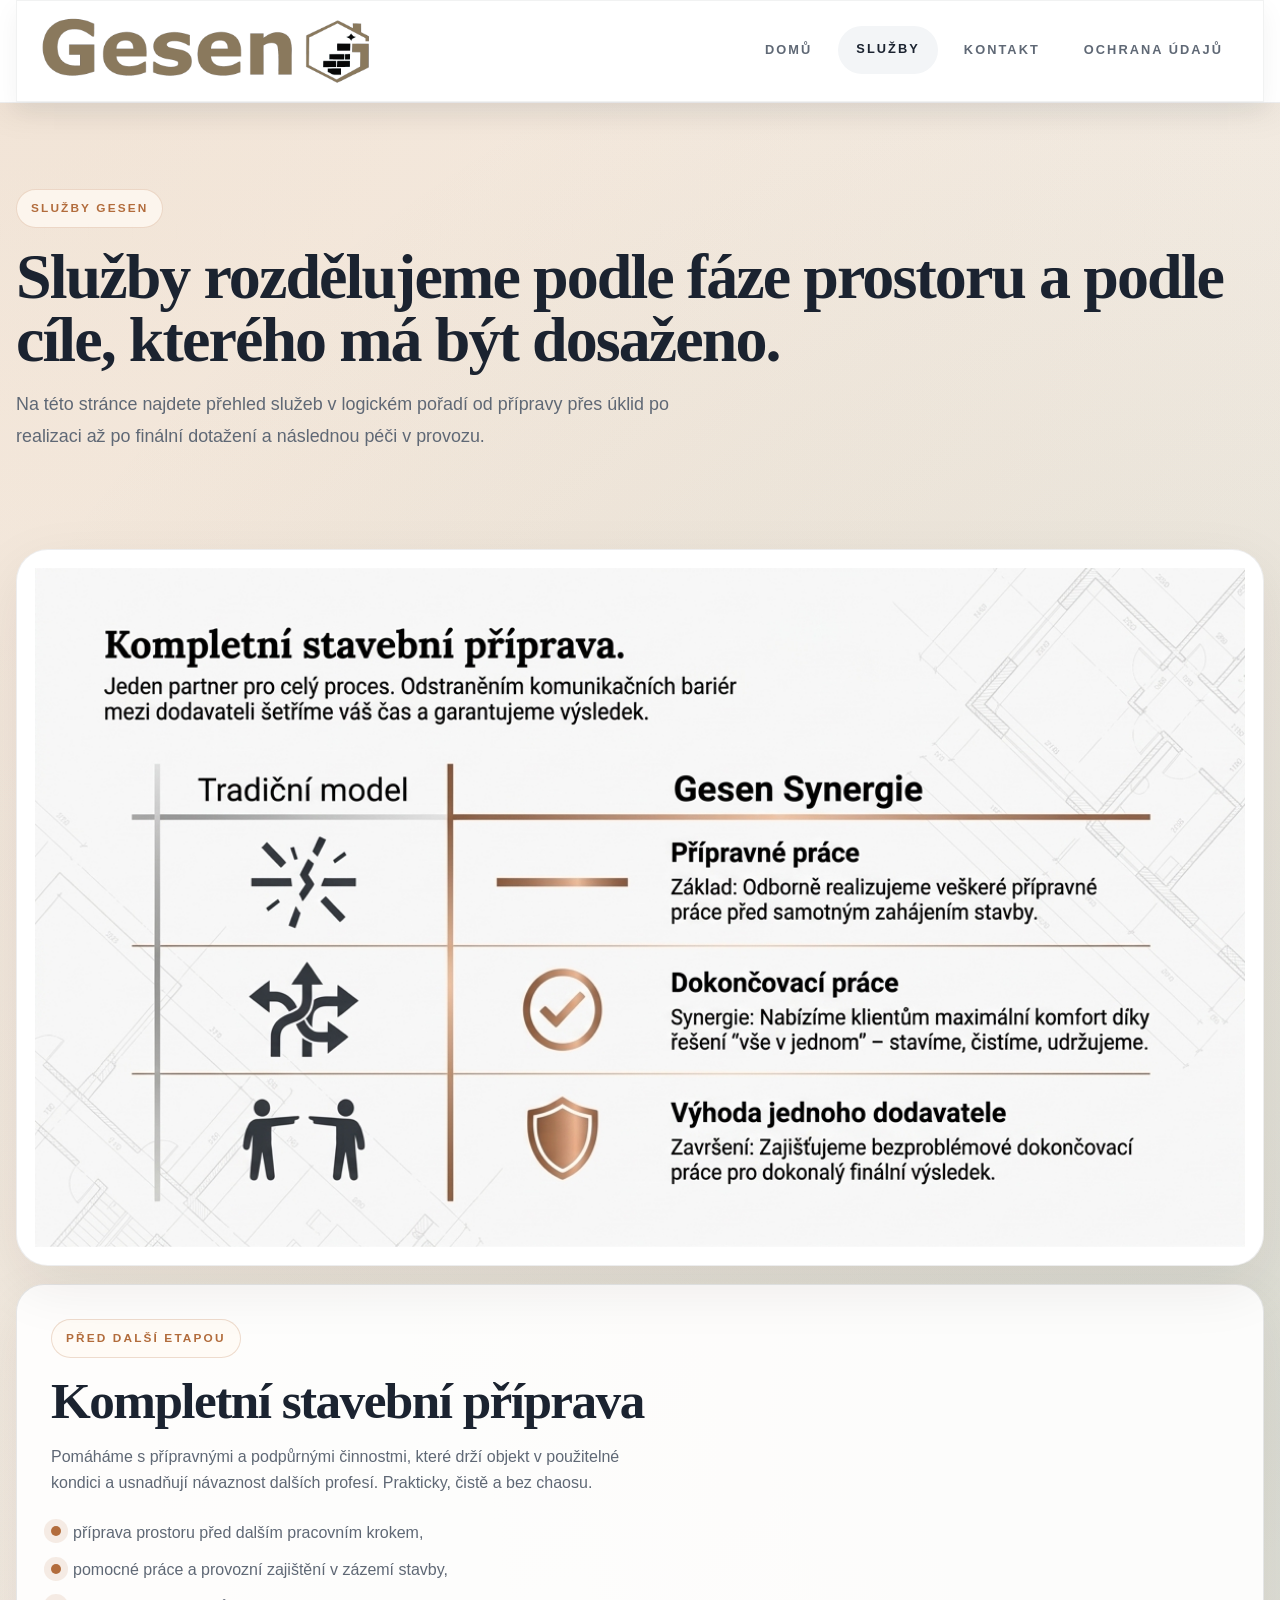
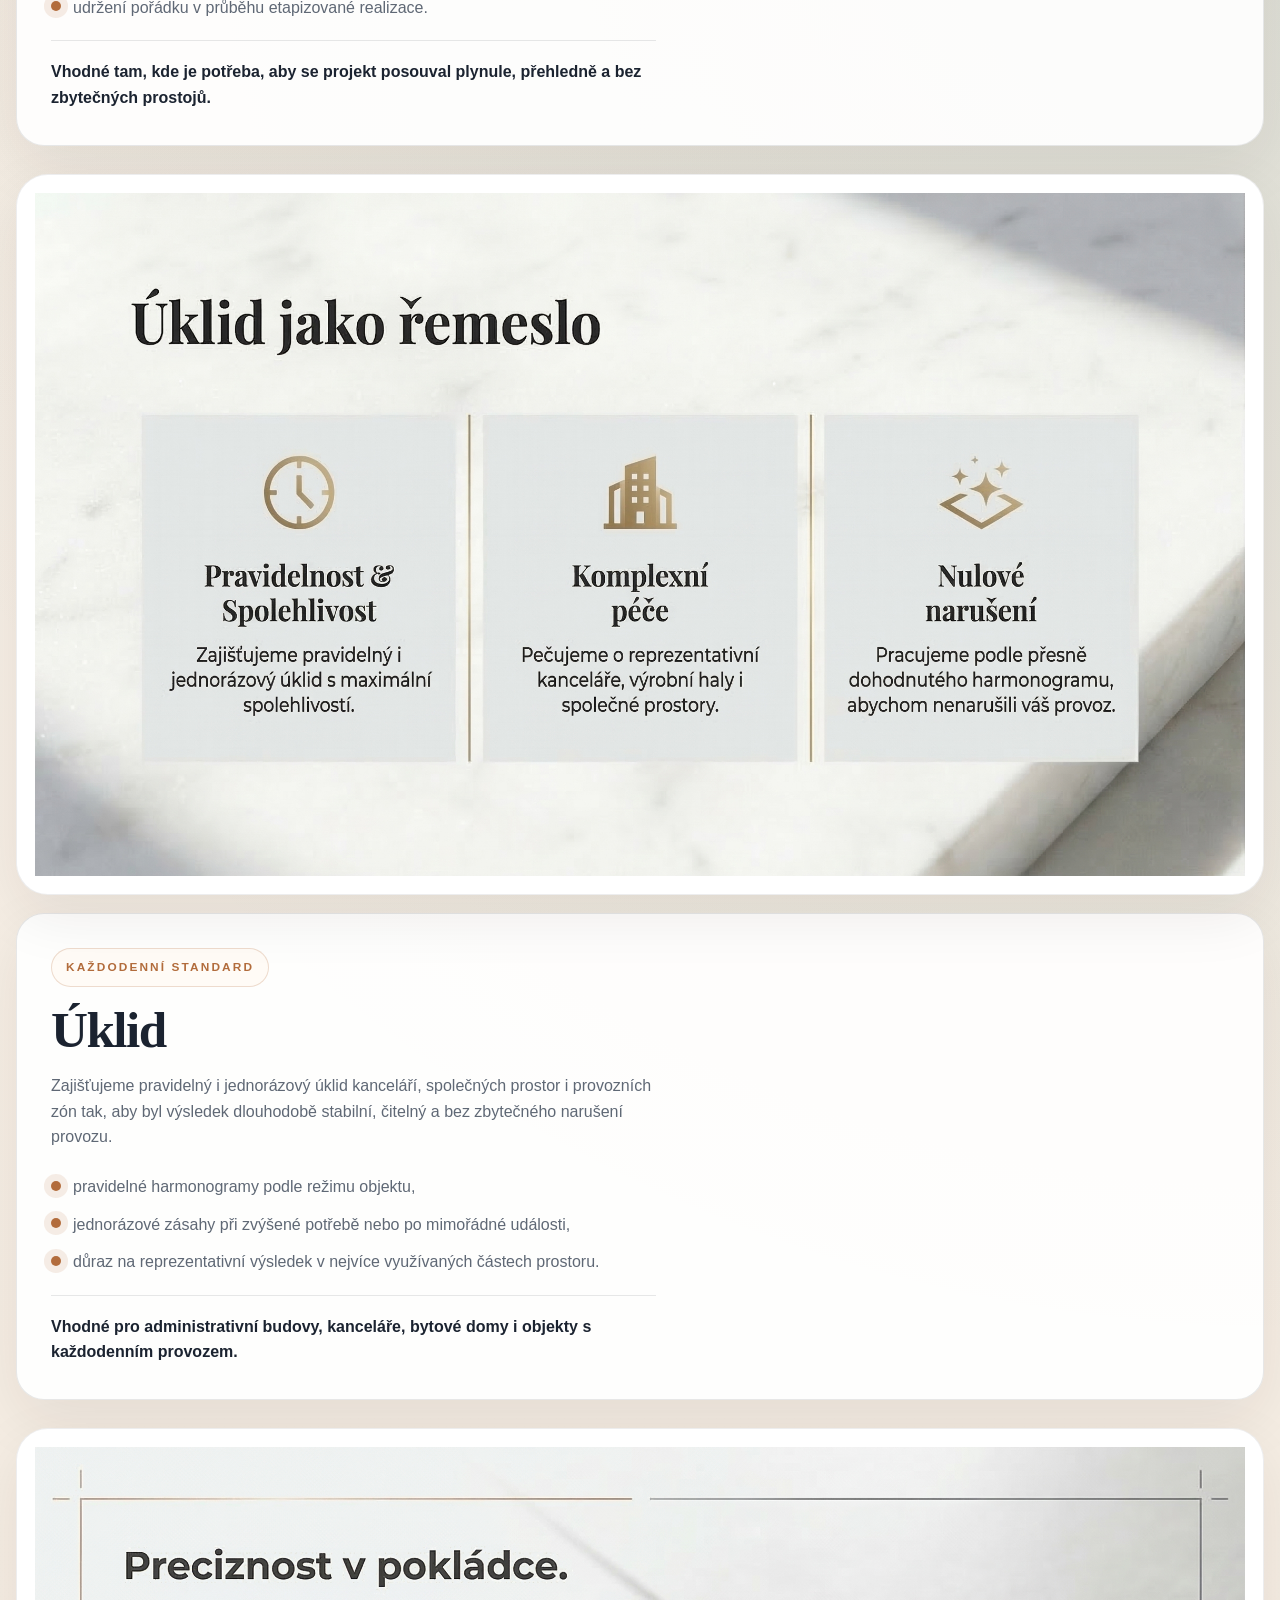
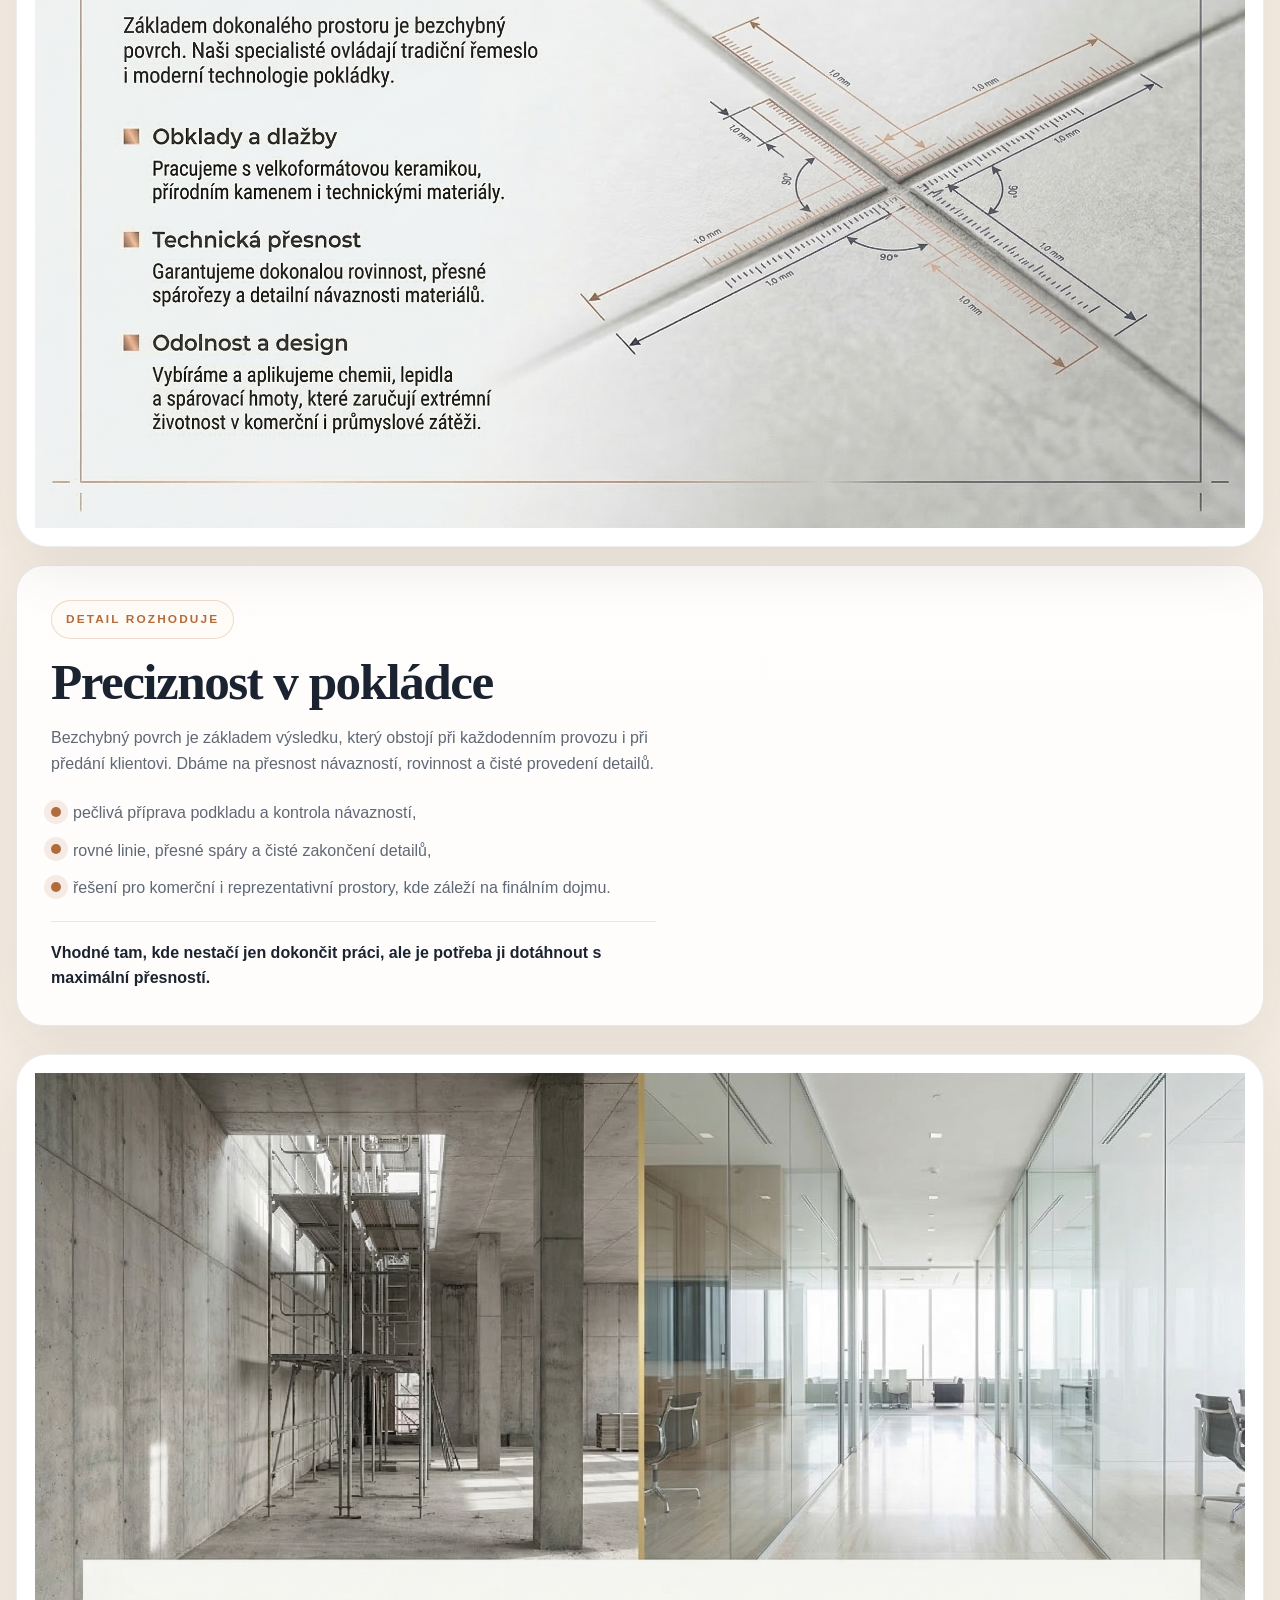
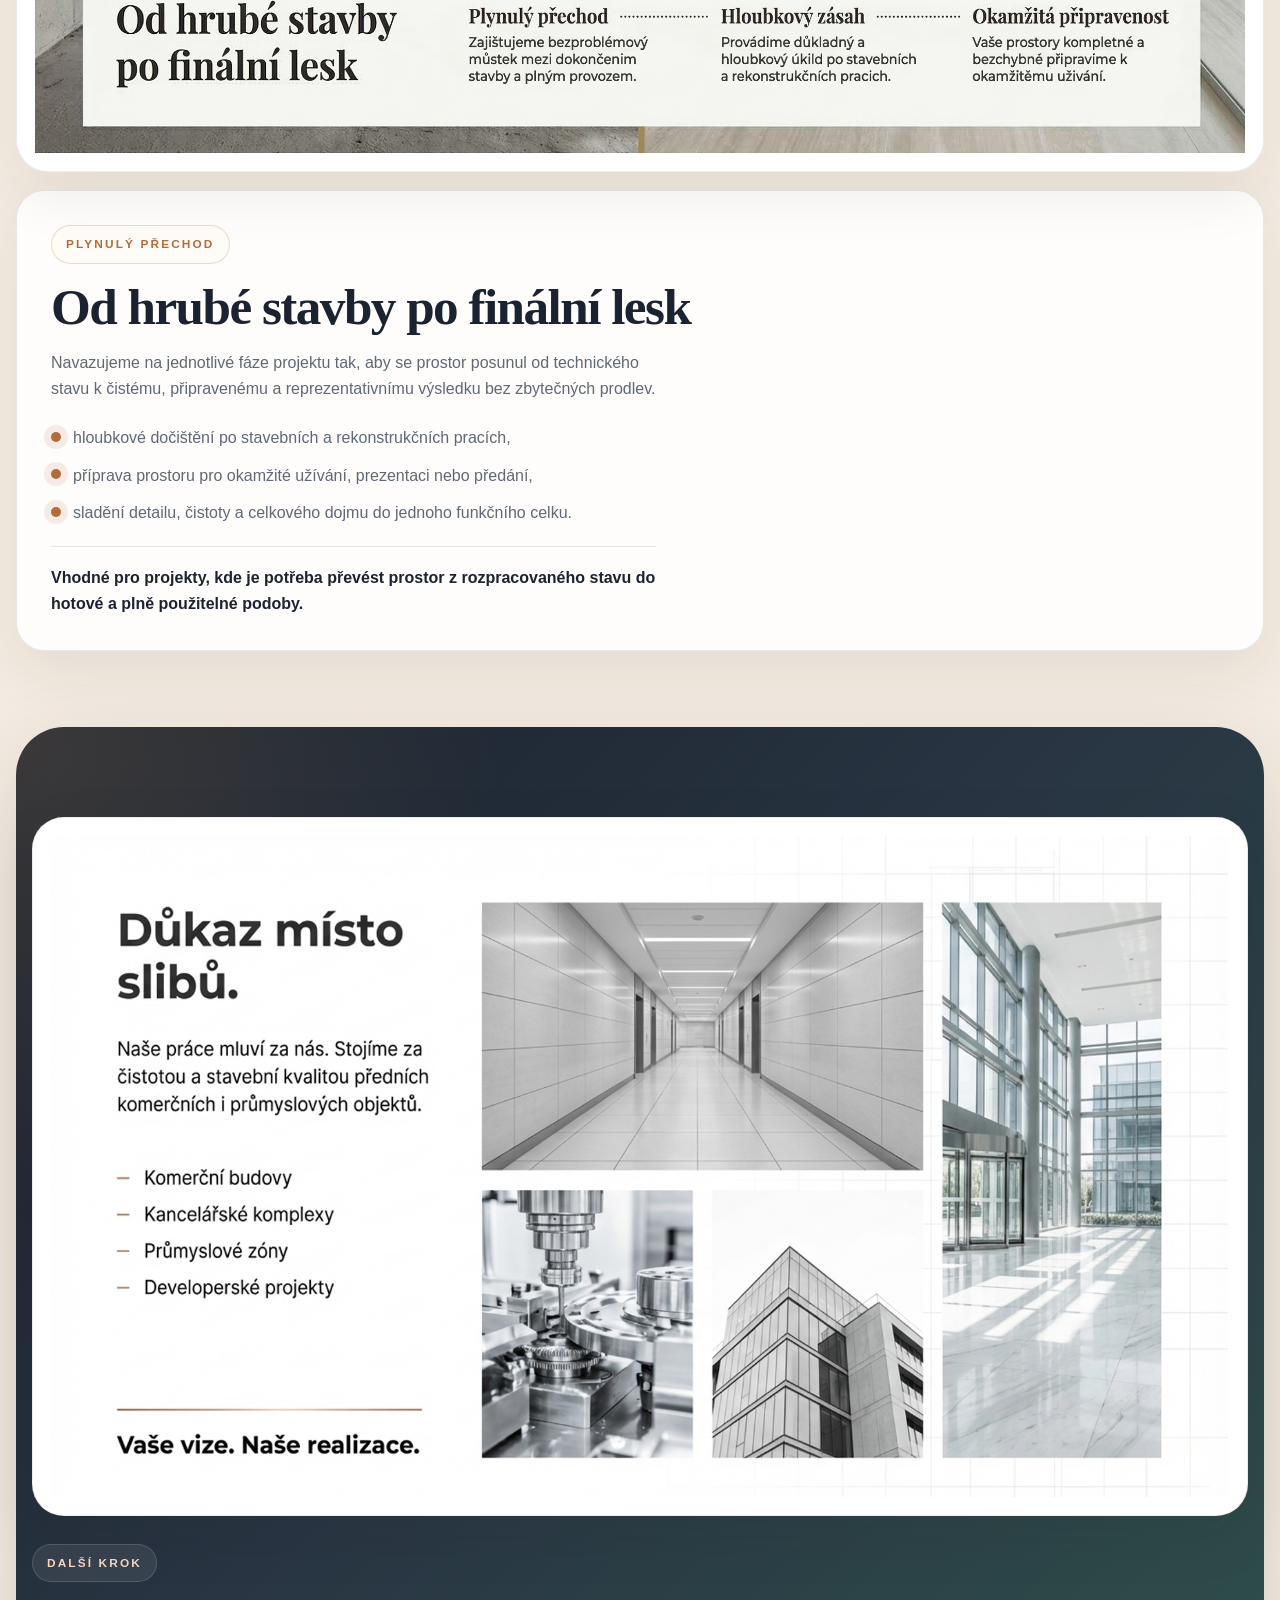
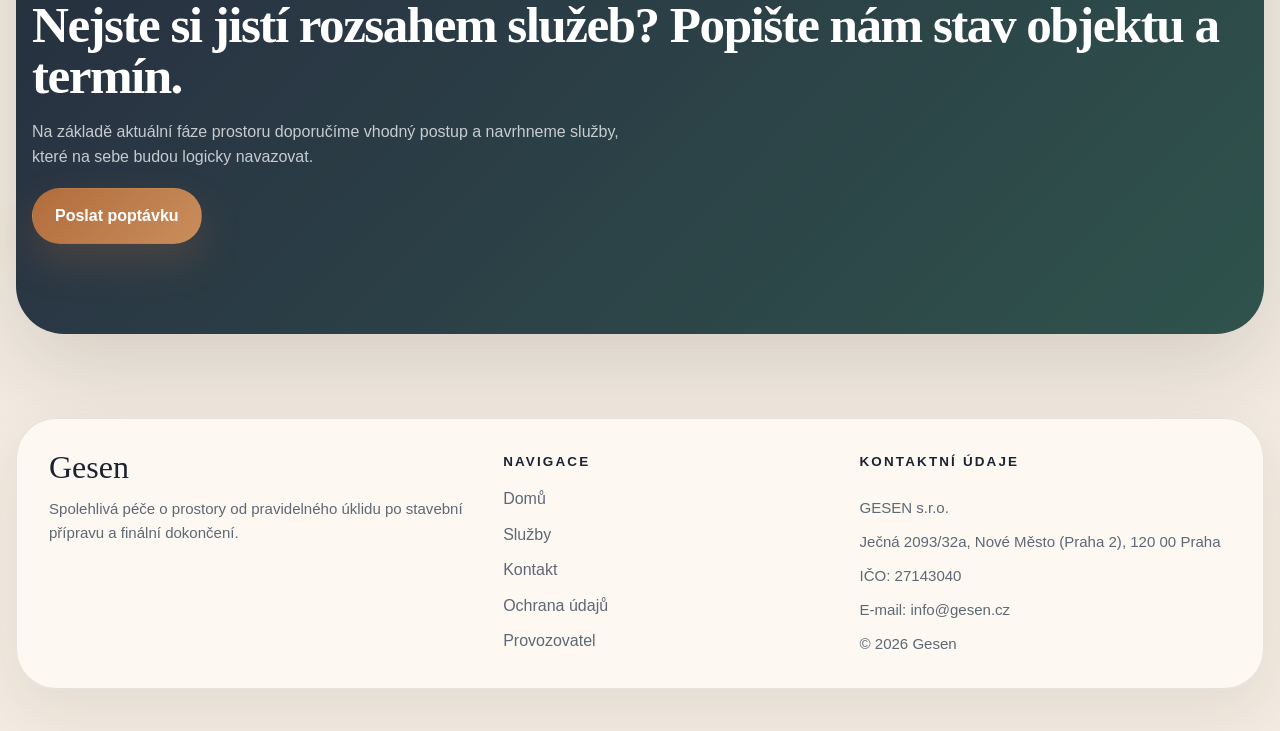
<file: services.html>
<!doctype html>
<html lang="cs" class="no-js">
<head>
  <meta charset="UTF-8">
  <meta name="viewport" content="width=device-width, initial-scale=1, viewport-fit=cover">
  <meta name="theme-color" content="#ffffff">
  <meta name="color-scheme" content="light">
  <meta name="mobile-web-app-capable" content="yes">
  <meta name="apple-mobile-web-app-capable" content="yes">
  <meta name="apple-mobile-web-app-status-bar-style" content="default">
  <meta name="apple-mobile-web-app-title" content="Gesen">
  <meta name="application-name" content="Gesen">
  <meta name="msapplication-TileColor" content="#f5ede3">
  <meta name="robots" content="index,follow,max-image-preview:large">
  <script>document.documentElement.classList.remove('no-js');document.documentElement.classList.add('js');</script>
  <title>Služby | Gesen</title>
  <meta name="description" content="Přehled služeb Gesen: pravidelný úklid, úklid po stavbě, stavební příprava a finální dokončení prostoru.">
  <meta property="og:type" content="website">
  <meta property="og:locale" content="cs_CZ">
  <meta property="og:site_name" content="Gesen">
  <meta property="og:url" content="https://www.gesen.cz/services.html">
  <meta property="og:title" content="Služby | Gesen">
  <meta property="og:description" content="Prostor pod kontrolou od přípravy až po finální čistotu a předání.">
  <meta property="og:image" content="https://www.gesen.cz/assets/media/service-cleaning.png">
  <meta property="og:image:alt" content="Úklid jako řemeslo Gesen">
  <meta name="twitter:card" content="summary_large_image">
  <meta name="twitter:title" content="Služby | Gesen">
  <meta name="twitter:description" content="Prostor pod kontrolou od přípravy až po finální čistotu a předání.">
  <meta name="twitter:image" content="https://www.gesen.cz/assets/media/service-cleaning.png">
  <link rel="canonical" href="https://www.gesen.cz/services.html">
  <link rel="icon" type="image/png" sizes="192x192" href="assets/icons/app-icon-192.png">
  <link rel="icon" type="image/png" sizes="512x512" href="assets/icons/app-icon-512.png">
  <link rel="apple-touch-icon" sizes="180x180" href="assets/icons/apple-touch-icon.png">
  <link rel="manifest" href="site.webmanifest">
  <link rel="stylesheet" href="css/style.css">
  <link rel="stylesheet" href="css/theme.css">
</head>
<body>
  <header class="site-header">
    <div class="container header-inner">
      <a class="brand" href="index.html">
        <img class="brand-logo" src="Logo/Logo-Final.png" alt="Gesen" width="1928" height="416" decoding="async" onerror="this.onerror=null; this.style.display='none'; this.nextElementSibling.style.display='inline';">
        <span class="brand-text">Gesen</span>
      </a>
      <button class="nav-toggle" aria-label="Menu" aria-controls="site-navigation" aria-expanded="false" type="button">Menu</button>
      <nav id="site-navigation" class="site-nav" aria-label="Hlavní navigace">
        <ul>
          <li><a href="index.html" class="nav-link">Domů</a></li>
          <li><a href="services.html" class="nav-link active">Služby</a></li>
          <li><a href="contact.html" class="nav-link">Kontakt</a></li>
          <li><a href="privacy.html" class="nav-link">Ochrana údajů</a></li>
        </ul>
      </nav>
    </div>
  </header>

  <main>
    <section class="page-hero inner-hero">
      <div class="container inner-hero-grid">
        <div class="hero-copy">
          <p class="eyebrow">Služby Gesen</p>
          <h1>Služby rozdělujeme podle fáze prostoru a podle cíle, kterého má být dosaženo.</h1>
          <p class="hero-lead">Na této stránce najdete přehled služeb v logickém pořadí od přípravy přes úklid po realizaci až po finální dotažení a následnou péči v provozu.</p>
        </div>
      </div>
    </section>

    <section class="section">
      <div class="container detail-stack">
        <article class="service-pair">
          <figure class="media-frame detail-media">
            <img src="assets/media/service-construction-prep.png" alt="Přípravné práce před další etapou stavby" width="1190" height="668" decoding="async" fetchpriority="high">
          </figure>
          <div class="detail-copy">
            <p class="detail-label">Před další etapou</p>
            <h2>Kompletní stavební příprava</h2>
            <p>Pomáháme s přípravnými a podpůrnými činnostmi, které drží objekt v použitelné kondici a usnadňují návaznost dalších profesí. Prakticky, čistě a bez chaosu.</p>
            <ul class="bullet-list">
              <li>příprava prostoru před dalším pracovním krokem,</li>
              <li>pomocné práce a provozní zajištění v zázemí stavby,</li>
              <li>udržení pořádku v průběhu etapizované realizace.</li>
            </ul>
            <p class="detail-note">Vhodné tam, kde je potřeba, aby se projekt posouval plynule, přehledně a bez zbytečných prostojů.</p>
          </div>
        </article>

        <article class="service-pair">
          <figure class="media-frame detail-media">
            <img src="assets/media/service-cleaning.png" alt="Úklid" width="2298" height="1298" loading="lazy" decoding="async">
          </figure>
          <div class="detail-copy">
            <p class="detail-label">Každodenní standard</p>
            <h2>Úklid</h2>
            <p>Zajišťujeme pravidelný i jednorázový úklid kanceláří, společných prostor i provozních zón tak, aby byl výsledek dlouhodobě stabilní, čitelný a bez zbytečného narušení provozu.</p>
            <ul class="bullet-list">
              <li>pravidelné harmonogramy podle režimu objektu,</li>
              <li>jednorázové zásahy při zvýšené potřebě nebo po mimořádné události,</li>
              <li>důraz na reprezentativní výsledek v nejvíce využívaných částech prostoru.</li>
            </ul>
            <p class="detail-note">Vhodné pro administrativní budovy, kanceláře, bytové domy i objekty s každodenním provozem.</p>
          </div>
        </article>

        <article class="service-pair">
          <figure class="media-frame detail-media">
            <img src="assets/media/service-precision.png" alt="Preciznost v pokládce" width="2401" height="1351" loading="lazy" decoding="async">
          </figure>
          <div class="detail-copy">
            <p class="detail-label">Detail rozhoduje</p>
            <h2>Preciznost v pokládce</h2>
            <p>Bezchybný povrch je základem výsledku, který obstojí při každodenním provozu i při předání klientovi. Dbáme na přesnost návazností, rovinnost a čisté provedení detailů.</p>
            <ul class="bullet-list">
              <li>pečlivá příprava podkladu a kontrola návazností,</li>
              <li>rovné linie, přesné spáry a čisté zakončení detailů,</li>
              <li>řešení pro komerční i reprezentativní prostory, kde záleží na finálním dojmu.</li>
            </ul>
            <p class="detail-note">Vhodné tam, kde nestačí jen dokončit práci, ale je potřeba ji dotáhnout s maximální přesností.</p>
          </div>
        </article>

        <article class="service-pair">
          <figure class="media-frame detail-media">
            <img src="assets/media/service-final-gloss.png" alt="Od hrubé stavby po finální lesk" width="2344" height="1317" loading="lazy" decoding="async">
          </figure>
          <div class="detail-copy">
            <p class="detail-label">Plynulý přechod</p>
            <h2>Od hrubé stavby po finální lesk</h2>
            <p>Navazujeme na jednotlivé fáze projektu tak, aby se prostor posunul od technického stavu k čistému, připravenému a reprezentativnímu výsledku bez zbytečných prodlev.</p>
            <ul class="bullet-list">
              <li>hloubkové dočištění po stavebních a rekonstrukčních pracích,</li>
              <li>příprava prostoru pro okamžité užívání, prezentaci nebo předání,</li>
              <li>sladění detailu, čistoty a celkového dojmu do jednoho funkčního celku.</li>
            </ul>
            <p class="detail-note">Vhodné pro projekty, kde je potřeba převést prostor z rozpracovaného stavu do hotové a plně použitelné podoby.</p>
          </div>
        </article>

      </div>
    </section>

    <section class="section-dark">
      <div class="container banner-block">
        <figure class="media-frame">
          <img src="assets/media/service-proof.png" alt="Důkaz místo slibu" width="1709" height="958" loading="lazy" decoding="async">
        </figure>
        <div class="banner-copy">
          <p class="section-kicker">Další krok</p>
          <h2>Nejste si jistí rozsahem služeb? Popište nám stav objektu a termín.</h2>
          <p>Na základě aktuální fáze prostoru doporučíme vhodný postup a navrhneme služby, které na sebe budou logicky navazovat.</p>
          <a href="contact.html#contact-form" class="btn btn-primary">Poslat poptávku</a>
        </div>
      </div>
    </section>
  </main>

  <footer class="site-footer">
    <div class="container footer-grid">
      <div>
        <div class="footer-brand">Gesen</div>
        <p class="footer-meta">Spolehlivá péče o prostory od pravidelného úklidu po stavební přípravu a finální dokončení.</p>
      </div>
      <div>
        <span class="footer-title">Navigace</span>
        <ul class="footer-links">
          <li><a class="footer-link" href="index.html">Domů</a></li>
          <li><a class="footer-link" href="services.html">Služby</a></li>
          <li><a class="footer-link" href="contact.html">Kontakt</a></li>
          <li><a class="footer-link" href="privacy.html">Ochrana údajů</a></li>
          <li><a class="footer-link" href="impressum.html">Provozovatel</a></li>
        </ul>
      </div>
      <div class="footer-list">
        <span class="footer-title">Kontaktní údaje</span>
        <div class="footer-meta">GESEN s.r.o.</div>
        <div class="footer-meta">Ječná 2093/32a, Nové Město (Praha 2), 120 00 Praha</div>
        <div class="footer-meta">IČO: 27143040</div>
        <div class="footer-meta">E-mail: info@gesen.cz</div>
        <div class="footer-meta">© 2026 Gesen</div>
      </div>
    </div>
  </footer>

  <script src="js/main.js"></script>
</body>
</html>
</file>
<file: css/style.css>
/* Base */
:root {
  color-scheme: light;
  --page-width: 1280px;
  --radius-sm: 18px;
  --radius-md: 28px;
  --radius-lg: 40px;
  --line: rgba(26, 33, 43, 0.1);
  --line-strong: rgba(26, 33, 43, 0.18);
  --surface-soft: rgba(255, 251, 246, 0.82);
  --surface-raise: rgba(255, 255, 255, 0.9);
  --heading: var(--text);
  --shadow-soft: 0 20px 60px rgba(36, 28, 21, 0.08);
  --shadow-deep: 0 32px 90px rgba(36, 28, 21, 0.14);
  --ring: rgba(178, 108, 60, 0.22);
  --transition: 180ms ease;
  --safe-top: env(safe-area-inset-top, 0px);
  --safe-right: env(safe-area-inset-right, 0px);
  --safe-bottom: env(safe-area-inset-bottom, 0px);
  --safe-left: env(safe-area-inset-left, 0px);
}

* {
  box-sizing: border-box;
}

html {
  scroll-behavior: smooth;
  -webkit-text-size-adjust: 100%;
  text-size-adjust: 100%;
}

body {
  margin: 0;
  min-width: 320px;
  font-family: "Aptos", "Trebuchet MS", sans-serif;
  color: var(--text);
  background:
    radial-gradient(circle at top left, rgba(212, 164, 120, 0.18), transparent 28%),
    radial-gradient(circle at right 20%, rgba(76, 122, 111, 0.16), transparent 26%),
    linear-gradient(180deg, #f8f2eb 0%, var(--bg) 42%, #f3ebe1 100%);
  line-height: 1.6;
  -webkit-font-smoothing: antialiased;
  -moz-osx-font-smoothing: grayscale;
  overflow-x: hidden;
}

body::before {
  content: "";
  position: fixed;
  inset: 0;
  background:
    linear-gradient(90deg, rgba(255, 255, 255, 0.2) 0, transparent 1px),
    linear-gradient(rgba(255, 255, 255, 0.16) 0, transparent 1px);
  background-size: 44px 44px;
  mask-image: linear-gradient(180deg, rgba(0, 0, 0, 0.2), transparent 82%);
  opacity: 0.28;
  pointer-events: none;
}

img {
  display: block;
  max-width: 100%;
}

button,
input,
textarea,
select {
  font: inherit;
}

a {
  color: inherit;
}

.container {
  width: min(var(--page-width), calc(100% - 32px));
  margin: 0 auto;
}

main {
  padding: 28px 0 0;
  padding-left: var(--safe-left);
  padding-right: var(--safe-right);
  overflow-x: clip;
}

h1,
h2,
h3 {
  font-family: "Iowan Old Style", "Palatino Linotype", "Book Antiqua", serif;
  letter-spacing: -0.03em;
  line-height: 0.98;
  color: var(--heading);
  margin: 0 0 18px;
}

h1 {
  font-size: clamp(3.1rem, 7vw, 6rem);
}

h2 {
  font-size: clamp(2.1rem, 4vw, 3.4rem);
}

h3 {
  font-size: clamp(1.45rem, 2vw, 1.9rem);
}

p {
  margin: 0 0 18px;
  color: var(--muted);
  max-width: 68ch;
}

ul {
  margin: 0;
  padding: 0;
}

main a:not(.btn):not(.nav-link):not(.footer-link) {
  color: var(--primary);
  text-decoration: none;
  border-bottom: 1px solid rgba(178, 108, 60, 0.3);
  transition: border-color var(--transition), color var(--transition);
}

main a:not(.btn):not(.nav-link):not(.footer-link):hover {
  border-bottom-color: var(--primary);
}

.eyebrow,
.section-kicker,
.detail-label,
.feature-tag {
  display: inline-flex;
  align-items: center;
  gap: 10px;
  margin-bottom: 18px;
  padding: 9px 14px;
  border: 1px solid rgba(178, 108, 60, 0.22);
  border-radius: 999px;
  background: rgba(255, 250, 244, 0.76);
  color: var(--primary);
  font-size: 0.74rem;
  font-weight: 700;
  letter-spacing: 0.18em;
  text-transform: uppercase;
}

.section {
  padding: 34px 0 76px;
}

.section-compact {
  padding-top: 8px;
}

.section-muted {
  position: relative;
}

.section-muted::before {
  content: "";
  position: absolute;
  inset: 0;
  background: linear-gradient(180deg, rgba(255, 248, 242, 0.88), rgba(244, 236, 226, 0.72));
  border-top: 1px solid rgba(178, 108, 60, 0.08);
  border-bottom: 1px solid rgba(178, 108, 60, 0.08);
  pointer-events: none;
}

.section-muted > .container {
  position: relative;
}

.section-dark {
  margin: 0 16px 84px;
  padding: 90px 0;
  color: rgba(255, 255, 255, 0.86);
  background:
    radial-gradient(circle at top left, rgba(210, 163, 120, 0.18), transparent 28%),
    linear-gradient(135deg, #1a212b 0%, #293543 44%, #2f534c 100%);
  border-radius: 48px;
  box-shadow: var(--shadow-deep);
}

.section-dark h2,
.section-dark h3 {
  color: #fff;
}

.section-dark p,
.section-dark li {
  color: rgba(255, 255, 255, 0.74);
}

.section-dark .section-kicker {
  background: rgba(255, 255, 255, 0.08);
  border-color: rgba(255, 255, 255, 0.14);
  color: #f7d8bf;
}

.section-header {
  display: grid;
  gap: 8px;
  margin-bottom: 30px;
}

.section-header p:last-child {
  margin-bottom: 0;
}

.section-header-slim {
  max-width: 760px;
}

/* Header */
.site-header {
  position: sticky;
  top: 0;
  z-index: 100;
  padding-top: var(--safe-top);
  padding-left: var(--safe-left);
  padding-right: var(--safe-right);
  background: #fff;
  border-bottom: 1px solid rgba(26, 33, 43, 0.08);
  box-shadow: 0 12px 32px rgba(26, 33, 43, 0.06);
}

.header-inner {
  display: flex;
  align-items: center;
  justify-content: space-between;
  gap: 24px;
  padding: 14px 22px;
  border: 1px solid rgba(26, 33, 43, 0.06);
  border-radius: 0;
  background: #fff;
  box-shadow: 0 10px 24px rgba(26, 33, 43, 0.05);
}

.brand {
  display: inline-flex;
  align-items: center;
  gap: 14px;
  min-height: 72px;
  text-decoration: none;
}

.brand-logo {
  height: 72px;
  width: auto;
}

.brand-logo[style*="display: none"] {
  display: none !important;
}

.brand-text {
  display: none;
  font-family: "Iowan Old Style", "Palatino Linotype", serif;
  font-size: 2rem;
  color: var(--heading);
}

.brand-text[style*="display: inline"] {
  display: inline-block !important;
}

.nav-toggle {
  display: none;
  min-height: 48px;
  padding: 12px 16px;
  border: 1px solid var(--line);
  border-radius: 999px;
  background: #fff;
  color: var(--text);
  font: inherit;
  font-weight: 700;
  cursor: pointer;
}

.nav-toggle:hover {
  border-color: var(--line-strong);
}

.nav-toggle:focus-visible,
.nav-link:focus-visible,
.btn:focus-visible,
.input:focus-visible,
.footer-link:focus-visible {
  outline: none;
  box-shadow: 0 0 0 4px var(--ring);
}

.site-nav {
  display: flex;
  align-items: center;
}

.site-nav ul {
  display: flex;
  flex-wrap: wrap;
  gap: 8px;
  list-style: none;
  margin: 0;
  padding: 0;
}

.nav-link {
  display: block;
  min-height: 48px;
  padding: 13px 18px;
  border-radius: 999px;
  text-decoration: none;
  color: var(--muted);
  font-size: 0.8rem;
  font-weight: 700;
  letter-spacing: 0.16em;
  text-transform: uppercase;
  transition: background-color var(--transition), color var(--transition), transform var(--transition);
}

.nav-link:hover,
.nav-link.active {
  background: #f3f5f7;
  color: var(--text);
  transform: translateY(-1px);
}

.btn,
.nav-toggle,
.nav-link {
  touch-action: manipulation;
  -webkit-tap-highlight-color: transparent;
}

/* Buttons */
.btn {
  display: inline-flex;
  align-items: center;
  justify-content: center;
  gap: 10px;
  min-height: 52px;
  padding: 14px 22px;
  border: 1px solid transparent;
  border-radius: 999px;
  font: inherit;
  font-weight: 700;
  text-decoration: none;
  transition:
    transform var(--transition),
    box-shadow var(--transition),
    background-color var(--transition),
    border-color var(--transition);
  cursor: pointer;
}

.btn:hover {
  transform: translateY(-2px);
}

.btn-primary {
  background: linear-gradient(135deg, var(--primary) 0%, var(--accent) 100%);
  color: #fff;
  box-shadow: 0 18px 40px rgba(178, 108, 60, 0.24);
}

.btn-primary:hover {
  box-shadow: 0 22px 46px rgba(178, 108, 60, 0.32);
}

.btn-secondary {
  background: rgba(255, 255, 255, 0.74);
  border-color: var(--line);
  color: var(--text);
}

/* Hero */
.page-hero {
  padding: 58px 0 44px;
}

.hero-grid,
.inner-hero-grid {
  display: grid;
  grid-template-columns: 1fr;
  gap: 32px;
  align-items: start;
}

.hero-lead {
  font-size: 1.12rem;
  line-height: 1.78;
}

.hero-actions {
  display: flex;
  flex-wrap: wrap;
  gap: 14px;
  margin-top: 28px;
}

.hero-metrics {
  display: grid;
  grid-template-columns: repeat(3, minmax(0, 1fr));
  gap: 14px;
  margin-top: 28px;
}

.metric-card,
.overview-card,
.contact-card,
.legal-card,
.identity-card,
.detail-copy,
.process-step {
  padding: 24px;
  border: 1px solid var(--line);
  border-radius: 28px;
  background: var(--surface-raise);
  box-shadow: var(--shadow-soft);
}

.metric-card strong,
.overview-card h3,
.process-step h3 {
  display: block;
  margin-bottom: 8px;
  color: var(--heading);
}

.metric-card span,
.overview-card p {
  color: var(--muted);
}

.hero-visual {
  display: grid;
  grid-template-columns: minmax(0, 1.08fr) minmax(0, 0.92fr);
  gap: 18px;
  align-items: start;
}

.hero-visual-single {
  grid-template-columns: 1fr;
}

.hero-visual-column {
  display: grid;
  gap: 18px;
}

.media-frame {
  position: relative;
  margin: 0;
  overflow: visible;
  padding: 18px;
  border-radius: 32px;
  border: 1px solid rgba(26, 33, 43, 0.08);
  background: #fff;
  box-shadow: var(--shadow-soft);
}

.media-frame img {
  width: 100%;
  height: auto;
  object-fit: contain;
}

.media-frame-portrait {
  min-height: 0;
}

.media-frame-overlay figcaption {
  position: static;
  padding: 18px 20px 20px;
  background: #fff;
  color: var(--muted);
  border-top: 1px solid var(--line);
}

.media-frame-overlay strong {
  display: block;
  margin-bottom: 6px;
  font-size: 1.1rem;
  color: var(--heading);
}

/* Home blocks */
.overview-grid {
  display: grid;
  grid-template-columns: repeat(3, minmax(0, 1fr));
  gap: 18px;
}

.story-block {
  display: grid;
  grid-template-columns: 1fr;
  gap: 34px;
  align-items: start;
}

.story-copy {
  padding-right: 12px;
}

.bullet-list {
  display: grid;
  gap: 12px;
  list-style: none;
  margin-top: 24px;
}

.bullet-list li {
  position: relative;
  padding-left: 22px;
  color: var(--muted);
}

.bullet-list li::before {
  content: "";
  position: absolute;
  left: 0;
  top: 0.72em;
  width: 10px;
  height: 10px;
  border-radius: 50%;
  background: var(--primary);
  box-shadow: 0 0 0 7px rgba(178, 108, 60, 0.12);
  transform: translateY(-50%);
}

.feature-grid {
  display: grid;
  grid-template-columns: 1fr;
  gap: 22px;
}

.feature-card {
  display: grid;
  grid-template-columns: 1fr;
  overflow: visible;
  border: 1px solid var(--line);
  border-radius: 32px;
  background: var(--surface-raise);
  box-shadow: var(--shadow-soft);
}

.feature-media {
  padding: 20px 20px 0;
}

.feature-media img {
  width: 100%;
  height: auto;
  object-fit: contain;
  aspect-ratio: auto;
  border-radius: 24px;
  border: 1px solid rgba(26, 33, 43, 0.08);
  background: #fff;
}

.feature-copy {
  padding: 30px;
}

.feature-copy p:last-child {
  margin-bottom: 0;
}

.process-block {
  padding: 40px;
  border: 1px solid var(--line);
  border-radius: 40px;
  background: rgba(255, 255, 255, 0.7);
  box-shadow: var(--shadow-soft);
}

.process-grid {
  display: grid;
  grid-template-columns: repeat(4, minmax(0, 1fr));
  gap: 16px;
  margin-top: 28px;
}

.step-index {
  display: inline-flex;
  align-items: center;
  justify-content: center;
  width: 42px;
  height: 42px;
  margin-bottom: 18px;
  border-radius: 999px;
  background: rgba(178, 108, 60, 0.12);
  color: var(--primary);
  font-weight: 700;
}

.banner-block {
  display: grid;
  grid-template-columns: 1fr;
  gap: 28px;
  align-items: start;
}

/* Inner pages */
.inner-hero h1 {
  font-size: clamp(2.8rem, 5vw, 4.8rem);
}

.detail-stack {
  display: grid;
  gap: 28px;
}

.service-pair {
  display: grid;
  gap: 18px;
}

.detail-row {
  display: grid;
  grid-template-columns: 1fr;
  gap: 24px;
  align-items: start;
}

.detail-row.reverse .detail-media {
  order: initial;
}

.detail-row.reverse .detail-copy {
  order: initial;
}

.detail-copy {
  padding: 34px;
}

.detail-copy p:last-child {
  margin-bottom: 0;
}

.detail-note {
  margin-top: 20px;
  padding-top: 18px;
  border-top: 1px solid var(--line);
  color: var(--text);
  font-weight: 600;
}

.cards-grid {
  display: grid;
  grid-template-columns: repeat(3, minmax(0, 1fr));
  gap: 18px;
}

.contact-shell {
  display: grid;
  grid-template-columns: minmax(0, 1.08fr) minmax(320px, 0.92fr);
  gap: 24px;
  align-items: start;
}

.contact-aside {
  display: grid;
  gap: 18px;
}

.contact-card h2,
.contact-card h3,
.legal-card h3,
.identity-card h3 {
  margin-bottom: 12px;
}

.contact-card p:last-child,
.legal-card p:last-child,
.identity-card p:last-child {
  margin-bottom: 0;
}

.inner-hero-media img,
.detail-media img,
.aside-media img {
  width: 100%;
  height: auto;
  object-fit: contain;
  aspect-ratio: auto;
}

.contact-form {
  padding: 34px;
  border: 1px solid var(--line);
  border-radius: 36px;
  background: rgba(255, 255, 255, 0.92);
  box-shadow: var(--shadow-deep);
}

.form-intro {
  margin-bottom: 24px;
}

.form-grid {
  display: grid;
  grid-template-columns: repeat(2, minmax(0, 1fr));
  gap: 16px;
}

.field {
  display: grid;
  gap: 10px;
}

.field span {
  font-size: 0.76rem;
  font-weight: 700;
  letter-spacing: 0.16em;
  text-transform: uppercase;
  color: var(--muted);
}

.field-wide {
  grid-column: 1 / -1;
}

.input {
  width: 100%;
  font-size: 16px;
  padding: 16px 18px;
  border: 1px solid var(--line);
  border-radius: 18px;
  background: #fff;
  color: var(--text);
  font: inherit;
  transition: border-color var(--transition), box-shadow var(--transition), transform var(--transition);
}

.input:hover {
  border-color: var(--line-strong);
}

.input:focus,
.input:focus-visible {
  border-color: var(--primary);
}

textarea.input {
  min-height: 170px;
  resize: vertical;
}

.form-note {
  margin: 18px 0 0;
  font-size: 0.94rem;
}

.legal-grid,
.identity-grid {
  display: grid;
  grid-template-columns: repeat(2, minmax(0, 1fr));
  gap: 18px;
}

/* Footer */
.site-footer {
  padding: 0 var(--safe-right) calc(42px + var(--safe-bottom)) var(--safe-left);
}

.footer-grid {
  display: grid;
  grid-template-columns: 1.1fr 0.85fr 0.95fr;
  gap: 24px;
  padding: 32px;
  border: 1px solid var(--line);
  border-radius: 40px;
  background: rgba(255, 251, 246, 0.84);
  box-shadow: var(--shadow-soft);
}

.footer-brand {
  margin-bottom: 14px;
  font-family: "Iowan Old Style", "Palatino Linotype", serif;
  font-size: 2rem;
  line-height: 1;
}

.footer-title {
  display: block;
  margin-bottom: 14px;
  color: var(--heading);
  font-size: 0.84rem;
  font-weight: 700;
  letter-spacing: 0.16em;
  text-transform: uppercase;
}

.footer-list,
.footer-links {
  display: grid;
  gap: 10px;
}

.footer-links {
  list-style: none;
}

.footer-link {
  color: var(--muted);
  text-decoration: none;
}

.footer-link:hover {
  color: var(--text);
}

.footer-meta {
  font-size: 0.94rem;
  color: var(--muted);
}

/* Responsive */
@media (min-width: 901px) {
  .site-nav {
    display: flex !important;
  }
}

@media (max-width: 1100px) {
  .hero-grid,
  .inner-hero-grid,
  .story-block,
  .banner-block,
  .contact-shell,
  .detail-row {
    grid-template-columns: 1fr;
  }

  .hero-metrics,
  .cards-grid {
    grid-template-columns: repeat(2, minmax(0, 1fr));
  }

  .feature-grid {
    grid-template-columns: 1fr;
  }

  .detail-row.reverse .detail-media,
  .detail-row.reverse .detail-copy {
    order: initial;
  }

  .hero-visual {
    order: -1;
  }
}

@media (max-width: 900px) {
  .site-header {
    padding-top: var(--safe-top);
  }

  .header-inner {
    flex-wrap: wrap;
    align-items: center;
    border-radius: 0;
  }

  .brand {
    min-height: 58px;
  }

  .brand-logo {
    height: 54px;
  }

  .nav-toggle {
    display: inline-flex;
    align-items: center;
    justify-content: center;
    margin-left: auto;
  }

  .no-js .nav-toggle {
    display: none;
  }

  .site-nav {
    width: 100%;
    order: 3;
  }

  .js .site-nav {
    display: none;
  }

  .js .site-nav.is-open {
    display: block;
  }

  .no-js .site-nav {
    display: block;
  }

  .site-nav ul {
    flex-direction: column;
    width: 100%;
    padding-top: 8px;
  }

  .nav-link {
    background: #fff;
    border: 1px solid rgba(26, 33, 43, 0.06);
  }

  .hero-metrics,
  .overview-grid,
  .process-grid,
  .cards-grid,
  .legal-grid,
  .identity-grid,
  .form-grid {
    grid-template-columns: 1fr;
  }

  .footer-grid {
    grid-template-columns: 1fr;
  }

  .section-dark {
    margin-left: 12px;
    margin-right: 12px;
    border-radius: 32px;
  }
}

@media (max-width: 640px) {
  .container {
    width: calc(100% - 24px);
  }

  main {
    padding-top: 20px;
  }

  h1 {
    font-size: clamp(2.4rem, 11vw, 3rem);
  }

  h2 {
    font-size: clamp(1.9rem, 8vw, 2.4rem);
  }

  .page-hero {
    padding-top: 34px;
  }

  .hero-lead {
    font-size: 1rem;
    line-height: 1.65;
  }

  .header-inner {
    gap: 14px;
    padding: 10px 12px;
  }

  .brand-logo {
    height: 46px;
  }

  .hero-actions {
    flex-direction: column;
    align-items: stretch;
  }

  .hero-visual > .media-frame,
  .story-block > .media-frame,
  .service-pair > .media-frame,
  .banner-block > .media-frame,
  .inner-hero-media,
  .aside-media,
  .feature-media {
    width: 100vw;
    max-width: 100vw;
    margin-left: calc(50% - 50vw);
    margin-right: calc(50% - 50vw);
  }

  .hero-visual > .media-frame,
  .story-block > .media-frame,
  .service-pair > .media-frame,
  .banner-block > .media-frame,
  .inner-hero-media,
  .aside-media {
    padding: 0;
    border: 0;
    border-radius: 0;
    background: transparent;
    box-shadow: none;
  }

  .feature-media {
    padding: 0;
  }

  .hero-visual > .media-frame img,
  .story-block > .media-frame img,
  .service-pair > .media-frame img,
  .banner-block > .media-frame img,
  .inner-hero-media img,
  .aside-media img,
  .feature-media img {
    border-radius: 0;
    border: 0;
  }

  .btn {
    width: 100%;
  }

  .media-frame,
  .feature-card,
  .process-block,
  .contact-form,
  .footer-grid,
  .detail-copy,
  .metric-card,
  .overview-card,
  .contact-card,
  .legal-card,
  .identity-card {
    border-radius: 24px;
  }

  .feature-copy,
  .process-block,
  .contact-form,
  .detail-copy,
  .footer-grid {
    padding: 24px;
  }

  .section {
    padding-bottom: 54px;
  }

  .section-dark {
    padding: 60px 0;
    margin-bottom: 54px;
  }
}
</file>
<file: css/theme.css>
:root {
  --brand-name: "Gesen";
  --primary: #b26c3c;
  --accent: #c98e5c;
  --text: #1b2330;
  --muted: #5f6875;
  --bg: #f5ede3;
}
</file>
